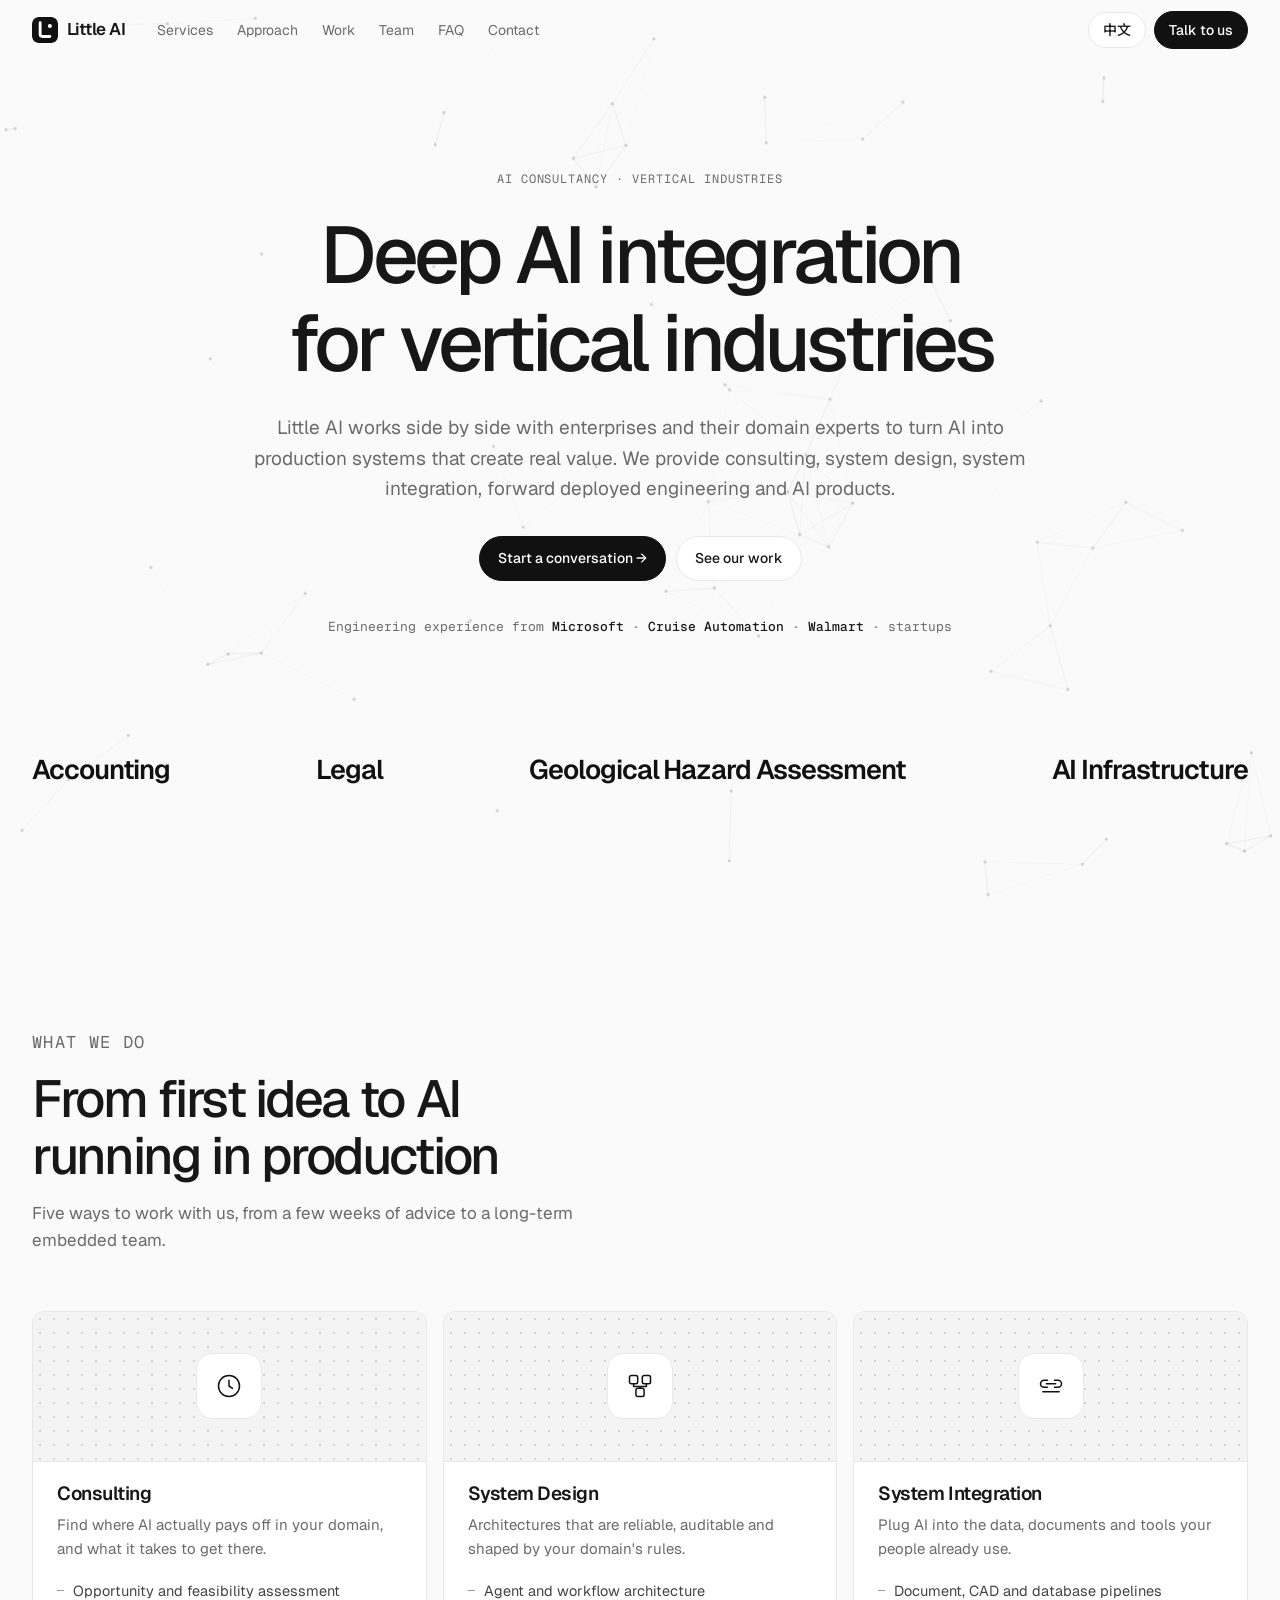
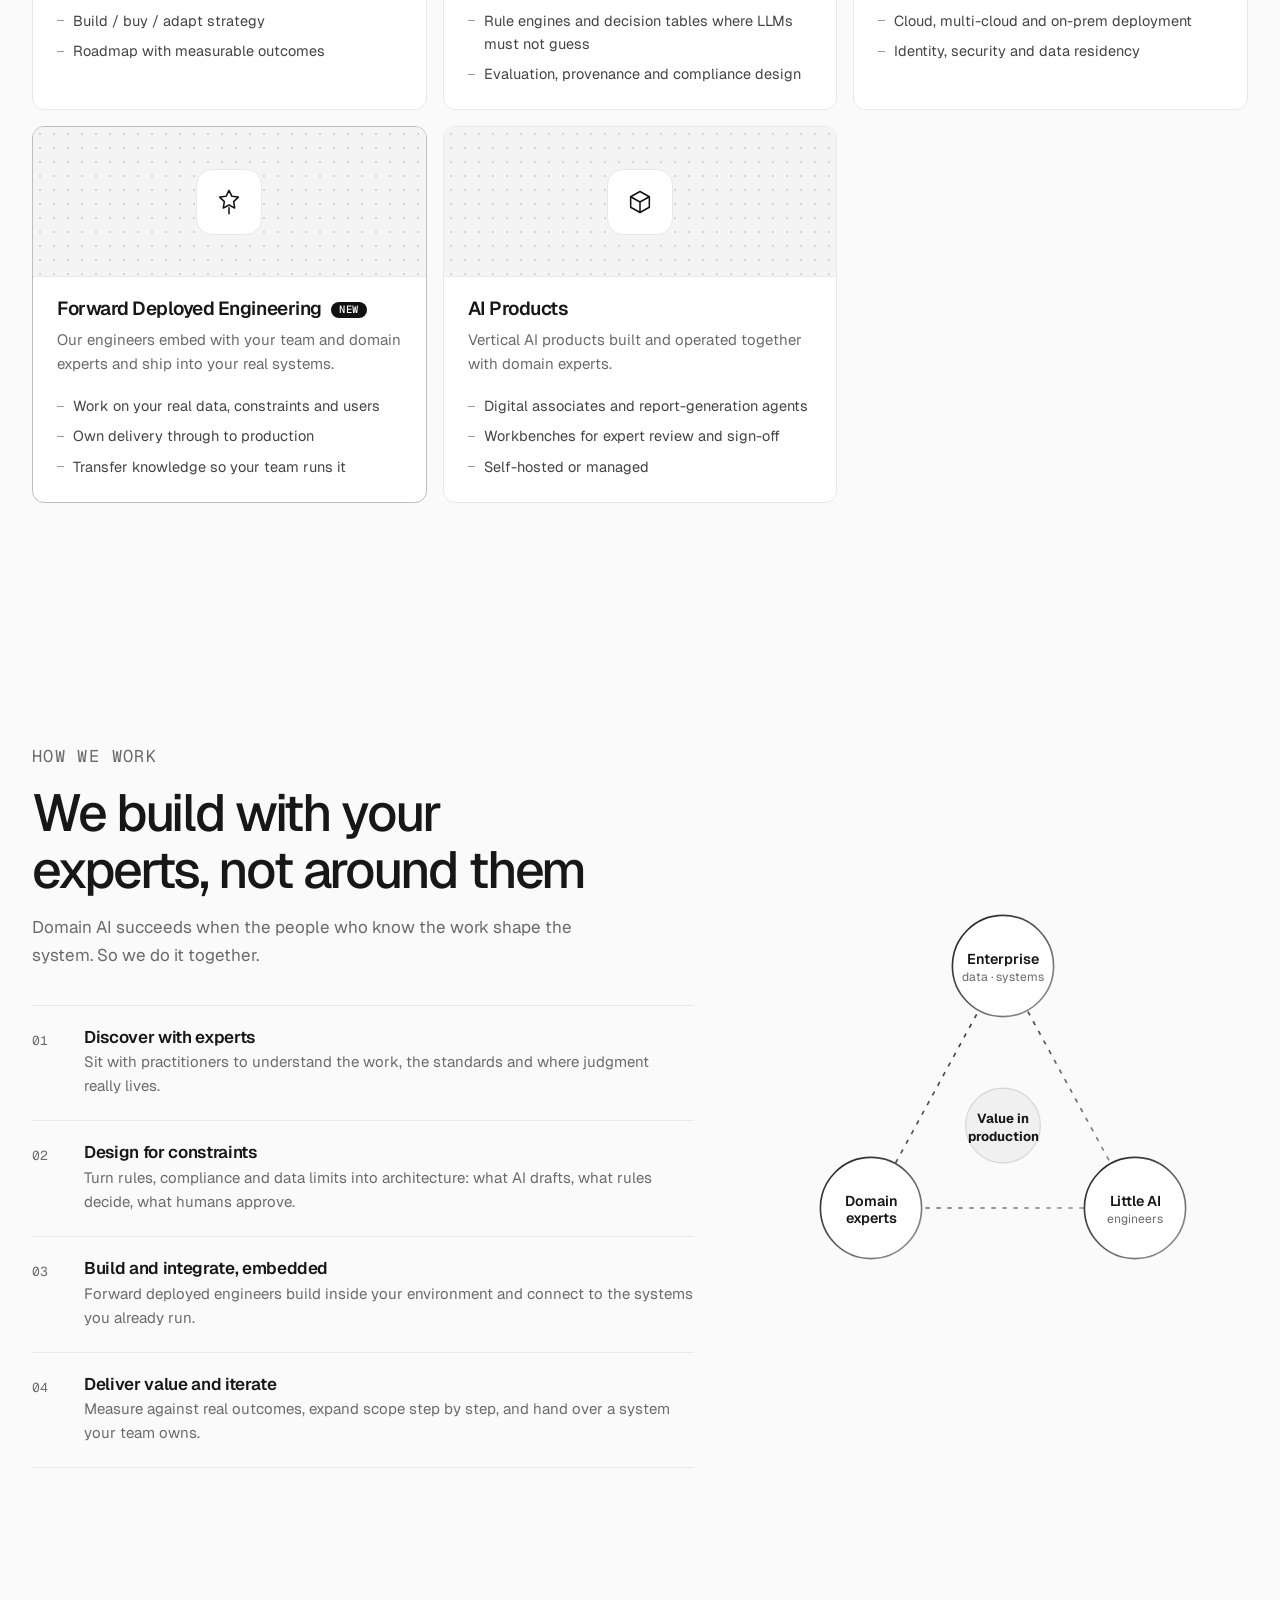
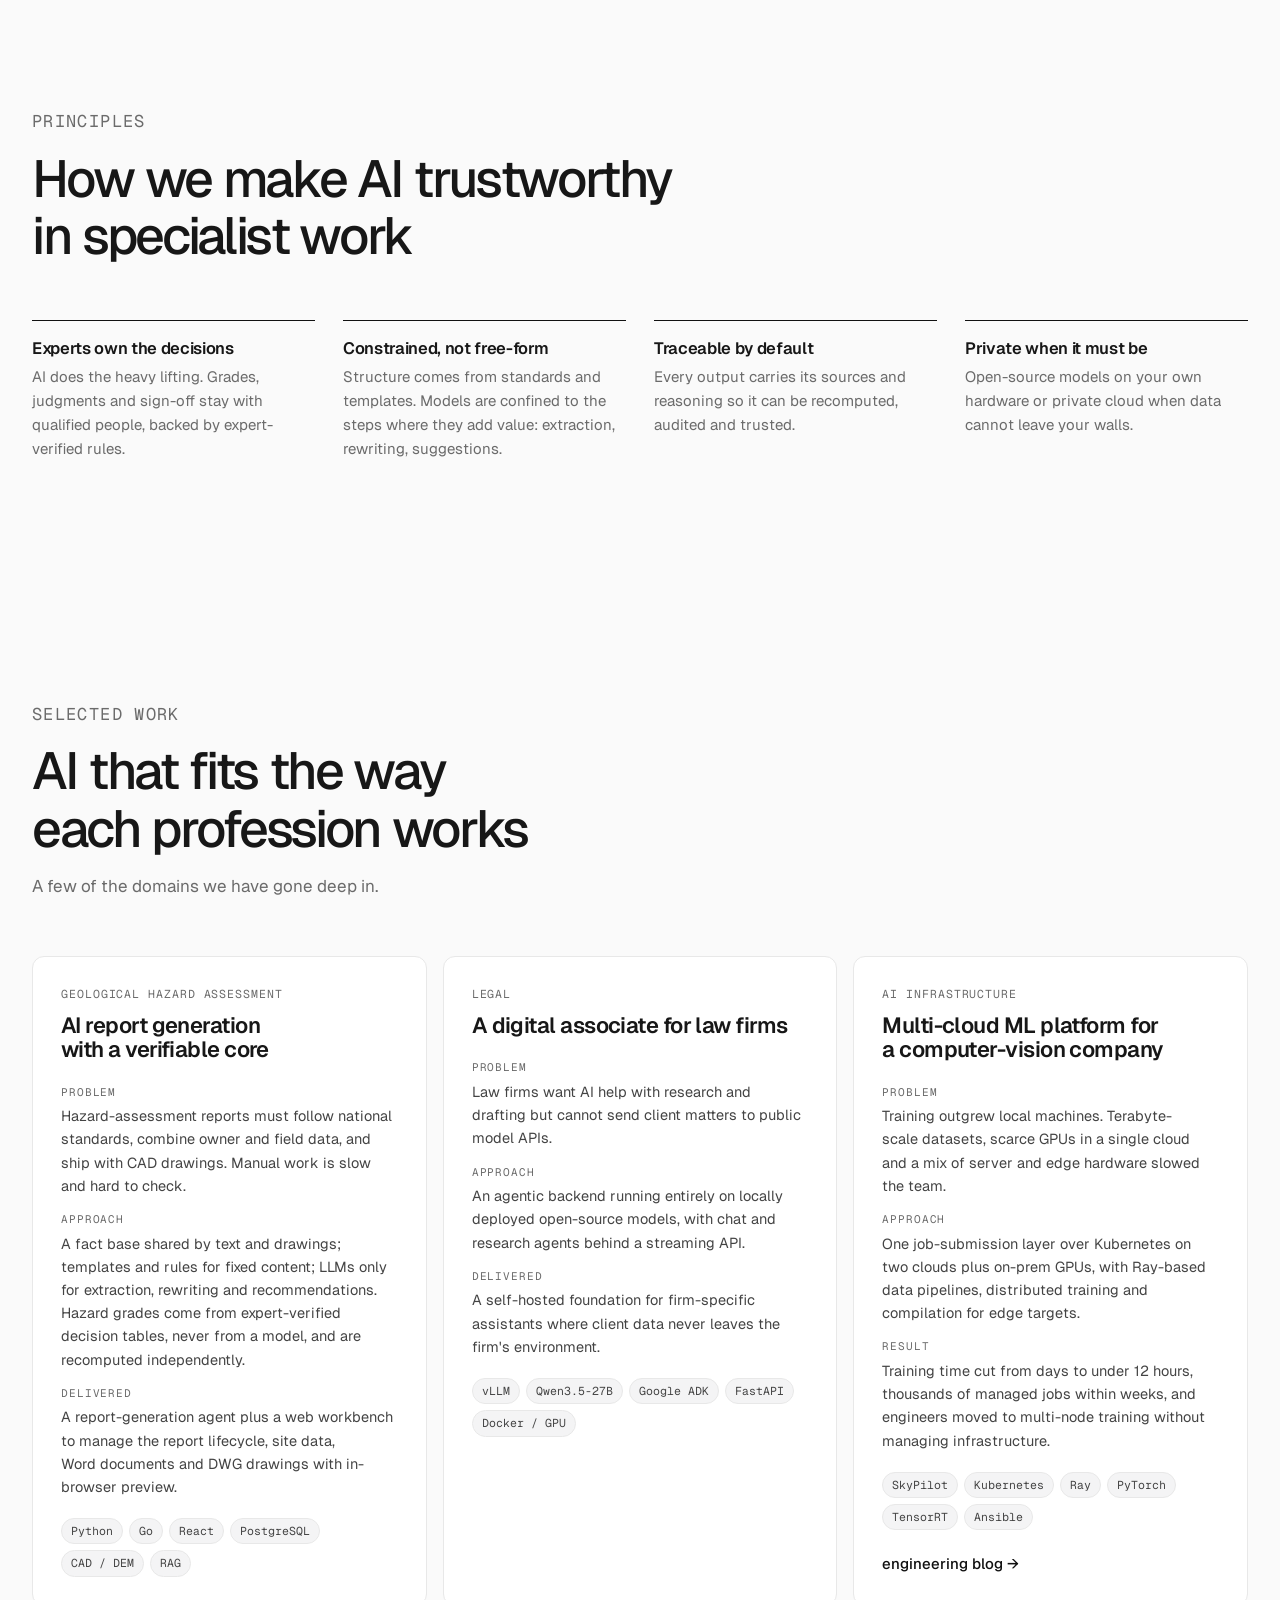
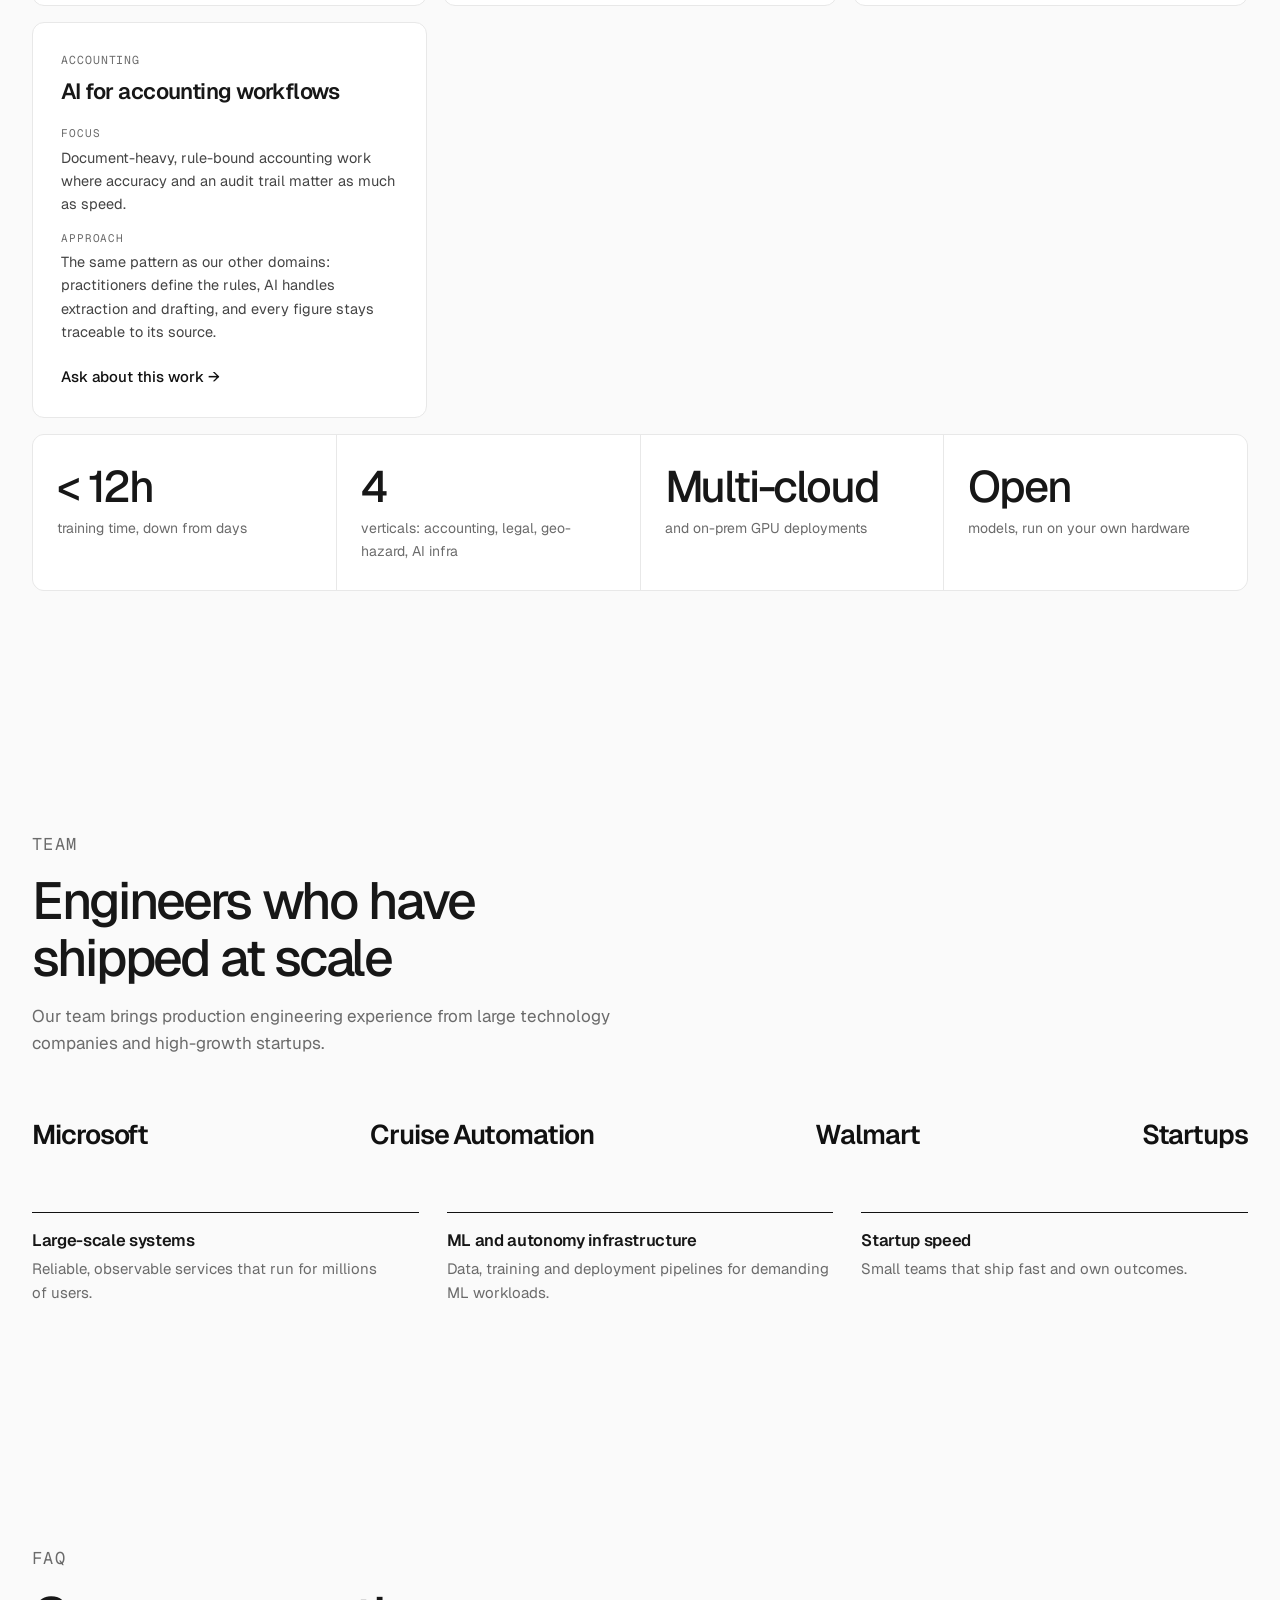
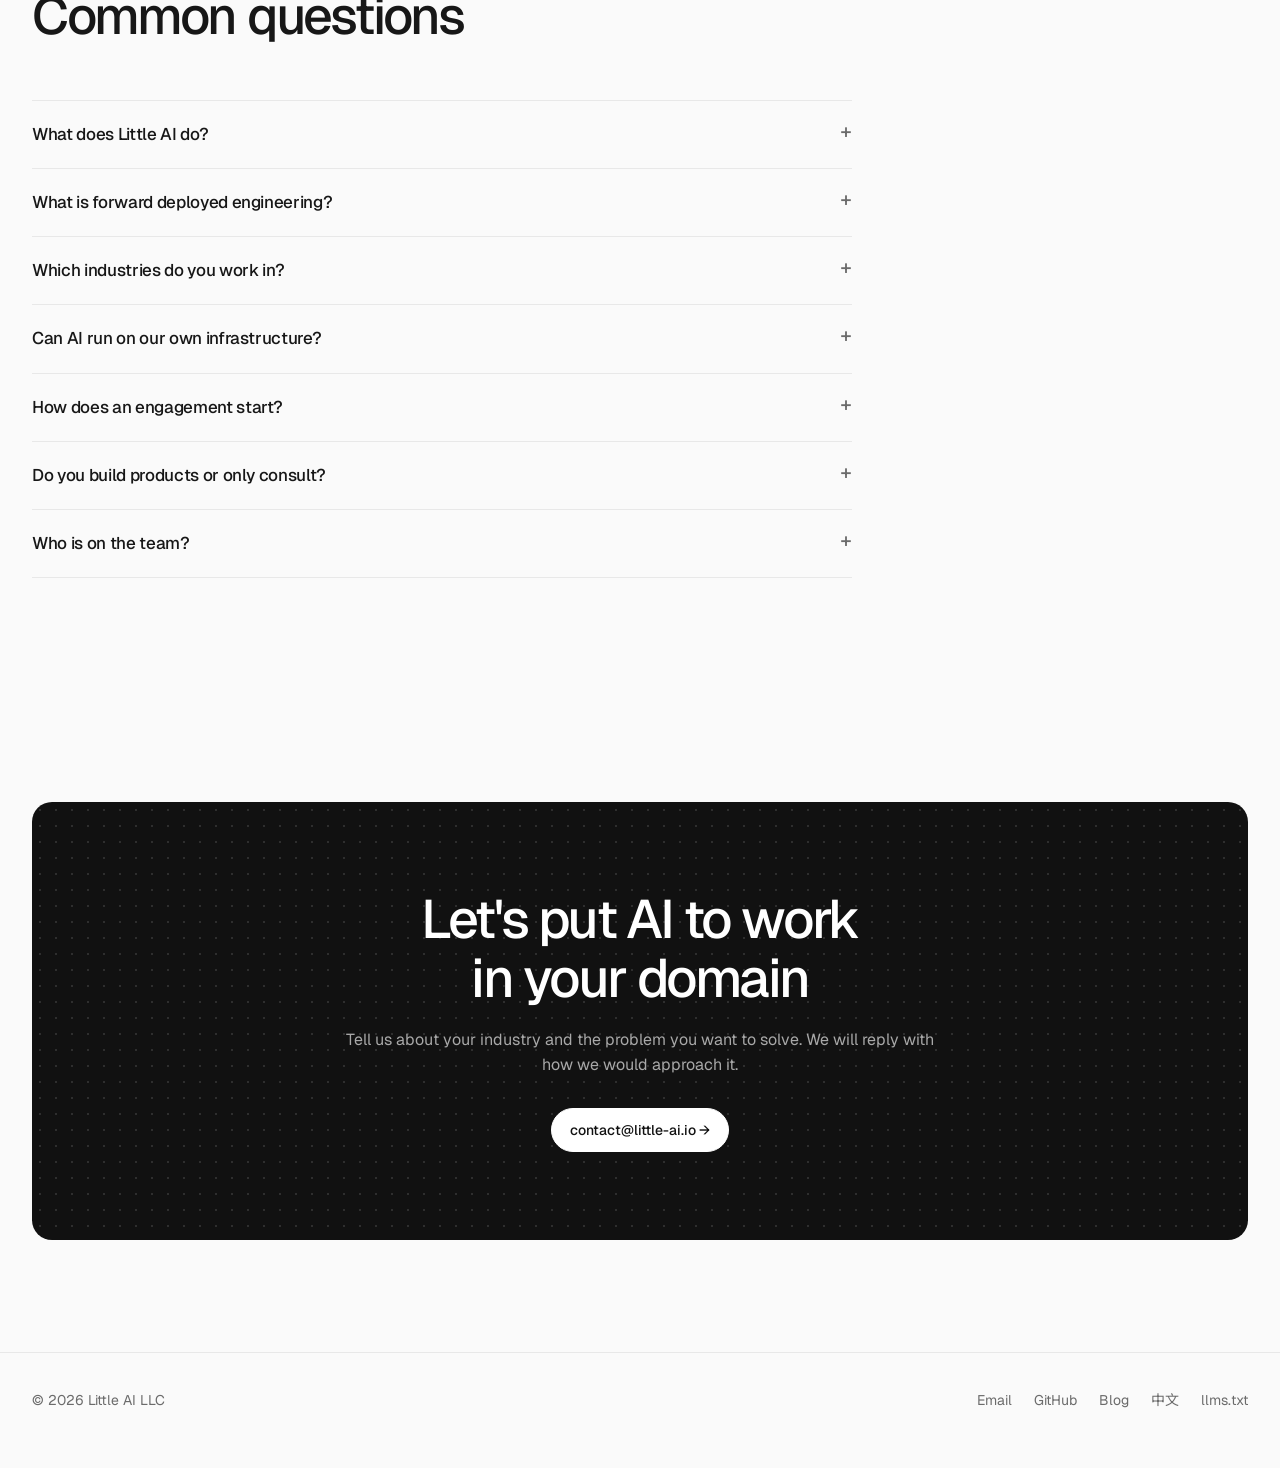
<file: index.html>
<!doctype html>
<html lang="en">
<head>
<meta charset="utf-8">
<meta name="viewport" content="width=device-width, initial-scale=1">
<title>Little AI — Deep AI Integration for Vertical Industries</title>
<meta name="description" content="Little AI co-builds production AI with enterprises and domain experts: consulting, system design, integration, forward deployed engineering and AI products.">
<link rel="canonical" href="https://little-ai.io/">
<link rel="alternate" hreflang="en" href="https://little-ai.io/">
<link rel="alternate" hreflang="zh-CN" href="https://little-ai.io/zh/">
<link rel="alternate" hreflang="x-default" href="https://little-ai.io/">
<link rel="alternate" type="text/markdown" href="index.md">
<meta name="theme-color" content="#fafafa">
<meta property="og:type" content="website">
<meta property="og:site_name" content="Little AI">
<meta property="og:title" content="Little AI — Deep AI Integration for Vertical Industries">
<meta property="og:description" content="We work alongside enterprises and domain experts to land AI in accounting, legal, geological hazard assessment and AI infrastructure.">
<meta property="og:url" content="https://little-ai.io/">
<meta property="og:image" content="https://little-ai.io/assets/og.png">
<meta property="og:locale" content="en_US">
<meta property="og:locale:alternate" content="zh_CN">
<meta name="twitter:card" content="summary_large_image">
<link rel="icon" type="image/svg+xml" href="assets/favicon.svg">
<link rel="preconnect" href="https://fonts.googleapis.com">
<link rel="preconnect" href="https://fonts.gstatic.com" crossorigin>
<link rel="stylesheet" href="https://fonts.googleapis.com/css2?family=Geist:wght@300;400;500;600;700&family=Geist+Mono:wght@400;500&family=Noto+Sans+SC:wght@400;500;700&display=swap">
<link rel="stylesheet" href="styles.css">
<script type="application/ld+json">
{
  "@context": "https://schema.org",
  "@graph": [
    {
      "@type": "ProfessionalService",
      "@id": "https://little-ai.io/#org",
      "name": "Little AI",
      "legalName": "Little AI LLC",
      "url": "https://little-ai.io/",
      "logo": "https://little-ai.io/assets/logo.svg",
      "email": "contact@little-ai.io",
      "description": "Little AI is an AI consultancy that works with enterprises and domain experts to integrate AI deeply into vertical industries. Services: consulting, system design, system integration, forward deployed engineering and AI products.",
      "sameAs": ["https://github.com/little-ai-io", "https://jilongliao.github.io/"],
      "knowsAbout": ["Applied AI", "Vertical AI agents", "Forward deployed engineering", "AI infrastructure", "Legal AI", "Accounting AI", "Geological hazard assessment reports"],
      "areaServed": "Worldwide",
      "hasOfferCatalog": {
        "@type": "OfferCatalog",
        "name": "Little AI services",
        "itemListElement": [
          {"@type": "Offer", "itemOffered": {"@type": "Service", "name": "AI Consulting", "description": "Find where AI creates value in your domain and plan a path to production."}},
          {"@type": "Offer", "itemOffered": {"@type": "Service", "name": "System Design", "description": "Architecture for reliable, auditable, domain-specific AI systems."}},
          {"@type": "Offer", "itemOffered": {"@type": "Service", "name": "System Integration", "description": "Connect AI to existing data, documents and workflows."}},
          {"@type": "Offer", "itemOffered": {"@type": "Service", "name": "Forward Deployed Engineering", "description": "Engineers embedded with your team and domain experts to ship AI into production."}},
          {"@type": "Offer", "itemOffered": {"@type": "Service", "name": "AI Products", "description": "Vertical AI products built and operated with domain experts."}}
        ]
      }
    },
    {
      "@type": "WebSite",
      "@id": "https://little-ai.io/#site",
      "url": "https://little-ai.io/",
      "name": "Little AI",
      "inLanguage": ["en", "zh-CN"],
      "publisher": {"@id": "https://little-ai.io/#org"}
    },
    {
      "@type": "WebPage",
      "@id": "https://little-ai.io/#page",
      "url": "https://little-ai.io/",
      "name": "Little AI — Deep AI Integration for Vertical Industries",
      "inLanguage": "en",
      "isPartOf": {"@id": "https://little-ai.io/#site"},
      "about": {"@id": "https://little-ai.io/#org"}
    },
    {
      "@type": "FAQPage",
      "mainEntity": [
        {"@type": "Question", "name": "What does Little AI do?", "acceptedAnswer": {"@type": "Answer", "text": "Little AI helps enterprises integrate AI deeply into vertical domains. We work together with the company and its domain experts, and provide consulting, system design, system integration, forward deployed engineering and AI products."}},
        {"@type": "Question", "name": "What is forward deployed engineering?", "acceptedAnswer": {"@type": "Answer", "text": "Our engineers embed with your team and domain experts, work against your real data and systems, own delivery through to production, and transfer knowledge so your team can run and extend the system."}},
        {"@type": "Question", "name": "Which industries do you work in?", "acceptedAnswer": {"@type": "Answer", "text": "Accounting, legal, geological hazard assessment and AI infrastructure so far. The approach applies to any domain with specialist knowledge, standards and documents."}},
        {"@type": "Question", "name": "Can AI run on our own infrastructure?", "acceptedAnswer": {"@type": "Answer", "text": "Yes. When data cannot leave your environment we deploy open-source models locally or in your private cloud, for example a law-firm assistant running on self-hosted models."}},
        {"@type": "Question", "name": "How does an engagement start?", "acceptedAnswer": {"@type": "Answer", "text": "Email us. We begin with a short discovery conversation with your team and domain experts, then agree on a focused first deliverable that proves value before scaling."}},
        {"@type": "Question", "name": "Do you build products or only consult?", "acceptedAnswer": {"@type": "Answer", "text": "Both. Consulting and engineering engagements are our core work, and we also build vertical AI products with domain experts."}},
        {"@type": "Question", "name": "Who is on the team?", "acceptedAnswer": {"@type": "Answer", "text": "Engineers with production experience from Microsoft, Cruise Automation, Walmart and several startups."}}
      ]
    }
  ]
}
</script>
</head>
<body>
<a class="skip" href="#main">Skip to content</a>

<header class="nav">
  <div class="wrap nav-inner">
    <a class="brand" href="./" aria-label="Little AI home"><img src="assets/logo.svg" alt="" width="28" height="28">Little AI</a>
    <nav class="nav-links" id="nav-links" aria-label="Primary">
      <a href="#services">Services</a>
      <a href="#approach">Approach</a>
      <a href="#work">Work</a>
      <a href="#team">Team</a>
      <a href="#faq">FAQ</a>
      <a href="#contact">Contact</a>
    </nav>
    <div class="nav-actions">
      <a class="lang" href="zh/" hreflang="zh-CN" lang="zh-CN">中文</a>
      <a class="btn btn-primary btn-sm nav-cta" href="mailto:contact@little-ai.io?subject=Little%20AI%20inquiry">Talk to us</a>
      <button class="menu-btn" type="button" aria-label="Menu" aria-expanded="false" aria-controls="nav-links">
        <svg width="20" height="20" viewBox="0 0 24 24" fill="none" stroke="currentColor" stroke-width="2" stroke-linecap="round"><path d="M4 7h16M4 12h16M4 17h16"/></svg>
      </button>
    </div>
  </div>
</header>

<main id="main">
  <section class="hero" aria-labelledby="h-hero">
    <canvas id="net" aria-hidden="true"></canvas>
    <div class="wrap">
      <p class="eyebrow">AI consultancy · Vertical industries</p>
      <h1 id="h-hero">Deep AI integration for <span class="grad-text">vertical industries</span></h1>
      <p class="lead">Little AI works side by side with enterprises and their domain experts to turn AI into production systems that create real value. We provide consulting, system design, system integration, forward deployed engineering and AI products.</p>
      <div class="hero-cta">
        <a class="btn btn-primary" href="mailto:contact@little-ai.io?subject=Little%20AI%20inquiry">Start a conversation →</a>
        <a class="btn btn-ghost" href="#work">See our work</a>
      </div>
      <p class="hero-exp">Engineering experience from <b>Microsoft</b> · <b>Cruise Automation</b> · <b>Walmart</b> · startups</p>
      <ul class="domains" aria-label="Domains we work in">
        <li class="chip">Accounting</li>
        <li class="chip">Legal</li>
        <li class="chip">Geological Hazard Assessment</li>
        <li class="chip">AI Infrastructure</li>
      </ul>
    </div>
  </section>

  <section id="services" aria-labelledby="h-services">
    <div class="wrap">
      <div class="sec-head reveal">
        <p class="eyebrow">What we do</p>
        <h2 id="h-services">From first idea to AI running in production</h2>
        <p>Five ways to work with us, from a few weeks of advice to a long-term embedded team.</p>
      </div>
      <div class="grid g-services">
        <article class="card reveal">
          <div class="icon"><svg viewBox="0 0 24 24" fill="none" stroke="currentColor" stroke-width="1.8" stroke-linecap="round" stroke-linejoin="round" aria-hidden="true"><circle cx="12" cy="12" r="9"/><path d="M12 7v5l3 2"/></svg></div>
          <h3>Consulting</h3>
          <p>Find where AI actually pays off in your domain, and what it takes to get there.</p>
          <ul><li>Opportunity and feasibility assessment</li><li>Build / buy / adapt strategy</li><li>Roadmap with measurable outcomes</li></ul>
        </article>
        <article class="card reveal">
          <div class="icon"><svg viewBox="0 0 24 24" fill="none" stroke="currentColor" stroke-width="1.8" stroke-linecap="round" stroke-linejoin="round" aria-hidden="true"><rect x="3" y="3" width="7" height="7" rx="1.5"/><rect x="14" y="3" width="7" height="7" rx="1.5"/><rect x="8.5" y="14" width="7" height="7" rx="1.5"/><path d="M6.5 10v2.5h11V10M12 12.5V14"/></svg></div>
          <h3>System Design</h3>
          <p>Architectures that are reliable, auditable and shaped by your domain's rules.</p>
          <ul><li>Agent and workflow architecture</li><li>Rule engines and decision tables where LLMs must not guess</li><li>Evaluation, provenance and compliance design</li></ul>
        </article>
        <article class="card reveal">
          <div class="icon"><svg viewBox="0 0 24 24" fill="none" stroke="currentColor" stroke-width="1.8" stroke-linecap="round" stroke-linejoin="round" aria-hidden="true"><path d="M9 7H6a3 3 0 0 0 0 6h3M15 7h3a3 3 0 0 1 0 6h-3M8 10h8"/><path d="M5 17h14"/></svg></div>
          <h3>System Integration</h3>
          <p>Plug AI into the data, documents and tools your people already use.</p>
          <ul><li>Document, CAD and database pipelines</li><li>Cloud, multi-cloud and on-prem deployment</li><li>Identity, security and data residency</li></ul>
        </article>
        <article class="card featured reveal">
          <div class="icon"><svg viewBox="0 0 24 24" fill="none" stroke="currentColor" stroke-width="1.8" stroke-linecap="round" stroke-linejoin="round" aria-hidden="true"><path d="M12 2l2.4 5 5.6.8-4 3.9.9 5.5-4.9-2.6-4.9 2.6.9-5.5-4-3.9 5.6-.8z"/><path d="M12 17v5"/></svg></div>
          <h3>Forward Deployed Engineering <span class="tag">New</span></h3>
          <p>Our engineers embed with your team and domain experts and ship into your real systems.</p>
          <ul><li>Work on your real data, constraints and users</li><li>Own delivery through to production</li><li>Transfer knowledge so your team runs it</li></ul>
        </article>
        <article class="card reveal">
          <div class="icon"><svg viewBox="0 0 24 24" fill="none" stroke="currentColor" stroke-width="1.8" stroke-linecap="round" stroke-linejoin="round" aria-hidden="true"><path d="M12 3l8 4.5v9L12 21l-8-4.5v-9z"/><path d="M12 12l8-4.5M12 12v9M12 12L4 7.5"/></svg></div>
          <h3>AI Products</h3>
          <p>Vertical AI products built and operated together with domain experts.</p>
          <ul><li>Digital associates and report-generation agents</li><li>Workbenches for expert review and sign-off</li><li>Self-hosted or managed</li></ul>
        </article>
      </div>
    </div>
  </section>

  <section id="approach" aria-labelledby="h-approach">
    <div class="wrap approach">
      <div>
        <div class="sec-head reveal" style="margin-bottom:36px">
          <p class="eyebrow">How we work</p>
          <h2 id="h-approach">We build with your experts, not around them</h2>
          <p>Domain AI succeeds when the people who know the work shape the system. So we do it together.</p>
        </div>
        <ol class="steps">
          <li class="reveal"><h3>Discover with experts</h3><p>Sit with practitioners to understand the work, the standards and where judgment really lives.</p></li>
          <li class="reveal"><h3>Design for constraints</h3><p>Turn rules, compliance and data limits into architecture: what AI drafts, what rules decide, what humans approve.</p></li>
          <li class="reveal"><h3>Build and integrate, embedded</h3><p>Forward deployed engineers build inside your environment and connect to the systems you already run.</p></li>
          <li class="reveal"><h3>Deliver value and iterate</h3><p>Measure against real outcomes, expand scope step by step, and hand over a system your team owns.</p></li>
        </ol>
      </div>
      <figure class="reveal" style="margin:0">
        <svg class="triad" viewBox="0 0 400 380" role="img" aria-labelledby="triad-t">
          <title id="triad-t">Little AI co-builds with the enterprise and its domain experts</title>
          <defs><linearGradient id="g" x1="0" y1="0" x2="1" y2="1"><stop offset="0" stop-color="#171717"/><stop offset="1" stop-color="#9a9a9a"/></linearGradient></defs>
          <path d="M200 70 L80 290 L320 290 Z" fill="none" stroke="url(#g)" stroke-width="1.5" stroke-dasharray="4 6"/>
          <g fill="#ffffff" stroke="url(#g)" stroke-width="1.5">
            <circle cx="200" cy="70" r="46"/><circle cx="80" cy="290" r="46"/><circle cx="320" cy="290" r="46"/>
          </g>
          <g fill="#171717" font-family="Geist, sans-serif" font-size="13" font-weight="600" text-anchor="middle">
            <text x="200" y="68">Enterprise</text><text x="200" y="84" font-weight="400" fill="#6b6b6b" font-size="11">data · systems</text>
            <text x="80" y="288">Domain</text><text x="80" y="304" >experts</text>
            <text x="320" y="288">Little AI</text><text x="320" y="304" font-weight="400" fill="#6b6b6b" font-size="11">engineers</text>
          </g>
          <circle cx="200" cy="215" r="34" fill="#f0f0f0" stroke="#d4d4d8"/>
          <text x="200" y="213" text-anchor="middle" fill="#171717" font-family="Geist, sans-serif" font-size="12" font-weight="700">Value in</text>
          <text x="200" y="229" text-anchor="middle" fill="#171717" font-family="Geist, sans-serif" font-size="12" font-weight="700">production</text>
        </svg>
      </figure>
    </div>
  </section>

  <section aria-labelledby="h-principles">
    <div class="wrap">
      <div class="sec-head reveal">
        <p class="eyebrow">Principles</p>
        <h2 id="h-principles">How we make AI trustworthy in specialist work</h2>
      </div>
      <div class="grid g-4">
        <div class="principle reveal"><h3>Experts own the decisions</h3><p>AI does the heavy lifting. Grades, judgments and sign-off stay with qualified people, backed by expert-verified rules.</p></div>
        <div class="principle reveal"><h3>Constrained, not free-form</h3><p>Structure comes from standards and templates. Models are confined to the steps where they add value: extraction, rewriting, suggestions.</p></div>
        <div class="principle reveal"><h3>Traceable by default</h3><p>Every output carries its sources and reasoning so it can be recomputed, audited and trusted.</p></div>
        <div class="principle reveal"><h3>Private when it must be</h3><p>Open-source models on your own hardware or private cloud when data cannot leave your walls.</p></div>
      </div>
    </div>
  </section>

  <section id="work" aria-labelledby="h-work">
    <div class="wrap">
      <div class="sec-head reveal">
        <p class="eyebrow">Selected work</p>
        <h2 id="h-work">AI that fits the way each profession works</h2>
        <p>A few of the domains we have gone deep in.</p>
      </div>
      <div class="grid g-cases">
        <article class="card case reveal">
          <p class="meta">Geological hazard assessment</p>
          <h3>AI report generation with a verifiable core</h3>
          <dl>
            <div><dt>Problem</dt><dd>Hazard-assessment reports must follow national standards, combine owner and field data, and ship with CAD drawings. Manual work is slow and hard to check.</dd></div>
            <div><dt>Approach</dt><dd>A fact base shared by text and drawings; templates and rules for fixed content; LLMs only for extraction, rewriting and recommendations. Hazard grades come from expert-verified decision tables, never from a model, and are recomputed independently.</dd></div>
            <div><dt>Delivered</dt><dd>A report-generation agent plus a web workbench to manage the report lifecycle, site data, Word documents and DWG drawings with in-browser preview.</dd></div>
          </dl>
          <div class="stack"><span>Python</span><span>Go</span><span>React</span><span>PostgreSQL</span><span>CAD / DEM</span><span>RAG</span></div>
        </article>
        <article class="card case reveal">
          <p class="meta">Legal</p>
          <h3>A digital associate for law firms</h3>
          <dl>
            <div><dt>Problem</dt><dd>Law firms want AI help with research and drafting but cannot send client matters to public model APIs.</dd></div>
            <div><dt>Approach</dt><dd>An agentic backend running entirely on locally deployed open-source models, with chat and research agents behind a streaming API.</dd></div>
            <div><dt>Delivered</dt><dd>A self-hosted foundation for firm-specific assistants where client data never leaves the firm's environment.</dd></div>
          </dl>
          <div class="stack"><span>vLLM</span><span>Qwen3.5-27B</span><span>Google ADK</span><span>FastAPI</span><span>Docker / GPU</span></div>
        </article>
        <article class="card case reveal">
          <p class="meta">AI infrastructure</p>
          <h3>Multi-cloud ML platform for a computer-vision company</h3>
          <dl>
            <div><dt>Problem</dt><dd>Training outgrew local machines. Terabyte-scale datasets, scarce GPUs in a single cloud and a mix of server and edge hardware slowed the team.</dd></div>
            <div><dt>Approach</dt><dd>One job-submission layer over Kubernetes on two clouds plus on-prem GPUs, with Ray-based data pipelines, distributed training and compilation for edge targets.</dd></div>
            <div><dt>Result</dt><dd>Training time cut from days to under 12 hours, thousands of managed jobs within weeks, and engineers moved to multi-node training without managing infrastructure.</dd></div>
          </dl>
          <div class="stack"><span>SkyPilot</span><span>Kubernetes</span><span>Ray</span><span>PyTorch</span><span>TensorRT</span><span>Ansible</span></div>
          <p class="links"><a href="https://jilongliao.github.io/" rel="noopener">engineering blog →</a></p>
        </article>
        <article class="card case reveal">
          <p class="meta">Accounting</p>
          <h3>AI for accounting workflows</h3>
          <dl>
            <div><dt>Focus</dt><dd>Document-heavy, rule-bound accounting work where accuracy and an audit trail matter as much as speed.</dd></div>
            <div><dt>Approach</dt><dd>The same pattern as our other domains: practitioners define the rules, AI handles extraction and drafting, and every figure stays traceable to its source.</dd></div>
          </dl>
          <p class="links"><a href="mailto:contact@little-ai.io?subject=Accounting%20AI">Ask about this work →</a></p>
        </article>
      </div>

      <div class="stats reveal" role="list">
        <div class="stat" role="listitem"><b class="grad-text">&lt; 12h</b><span>training time, down from days</span></div>
        <div class="stat" role="listitem"><b class="grad-text">4</b><span>verticals: accounting, legal, geo-hazard, AI infra</span></div>
        <div class="stat" role="listitem"><b class="grad-text">Multi-cloud</b><span>and on-prem GPU deployments</span></div>
        <div class="stat" role="listitem"><b class="grad-text">Open</b><span>models, run on your own hardware</span></div>
      </div>
    </div>
  </section>

  <section id="team" aria-labelledby="h-team">
    <div class="wrap">
      <div class="sec-head reveal">
        <p class="eyebrow">Team</p>
        <h2 id="h-team">Engineers who have shipped at scale</h2>
        <p>Our team brings production engineering experience from large technology companies and high-growth startups.</p>
      </div>
      <p class="logos reveal" aria-label="Past engineering experience"><span>Microsoft</span><span>Cruise Automation</span><span>Walmart</span><span>Startups</span></p>
      <div class="grid g-4">
        <div class="principle reveal"><h3>Large-scale systems</h3><p>Reliable, observable services that run for millions of users.</p></div>
        <div class="principle reveal"><h3>ML and autonomy infrastructure</h3><p>Data, training and deployment pipelines for demanding ML workloads.</p></div>
        <div class="principle reveal"><h3>Startup speed</h3><p>Small teams that ship fast and own outcomes.</p></div>
      </div>
    </div>
  </section>

  <section id="faq" aria-labelledby="h-faq">
    <div class="wrap">
      <div class="sec-head reveal">
        <p class="eyebrow">FAQ</p>
        <h2 id="h-faq">Common questions</h2>
      </div>
      <div class="faq reveal">
        <details><summary>What does Little AI do?</summary><p>Little AI helps enterprises integrate AI deeply into vertical domains. We work together with the company and its domain experts, and provide consulting, system design, system integration, forward deployed engineering and AI products.</p></details>
        <details><summary>What is forward deployed engineering?</summary><p>Our engineers embed with your team and domain experts, work against your real data and systems, own delivery through to production, and transfer knowledge so your team can run and extend the system.</p></details>
        <details><summary>Which industries do you work in?</summary><p>Accounting, legal, geological hazard assessment and AI infrastructure so far. The approach applies to any domain with specialist knowledge, standards and documents.</p></details>
        <details><summary>Can AI run on our own infrastructure?</summary><p>Yes. When data cannot leave your environment we deploy open-source models locally or in your private cloud, for example a law-firm assistant running on self-hosted models.</p></details>
        <details><summary>How does an engagement start?</summary><p>Email us. We begin with a short discovery conversation with your team and domain experts, then agree on a focused first deliverable that proves value before scaling.</p></details>
        <details><summary>Do you build products or only consult?</summary><p>Both. Consulting and engineering engagements are our core work, and we also build vertical AI products with domain experts.</p></details>
        <details><summary>Who is on the team?</summary><p>Engineers with production experience from Microsoft, Cruise Automation, Walmart and several startups.</p></details>
      </div>
    </div>
  </section>

  <section id="contact" aria-labelledby="h-contact">
    <div class="wrap">
      <div class="cta-panel reveal">
        <h2 id="h-contact">Let's put AI to work in your domain</h2>
        <p>Tell us about your industry and the problem you want to solve. We will reply with how we would approach it.</p>
        <a class="btn btn-primary" href="mailto:contact@little-ai.io?subject=Little%20AI%20inquiry">contact@little-ai.io →</a>
      </div>
    </div>
  </section>
</main>

<footer class="footer">
  <div class="wrap footer-inner">
    <p>© 2026 Little AI LLC</p>
    <nav class="footer-links" aria-label="Footer">
      <a href="mailto:contact@little-ai.io">Email</a>
      <a href="https://github.com/little-ai-io" rel="noopener">GitHub</a>
      <a href="https://jilongliao.github.io/" rel="noopener">Blog</a>
      <a href="zh/" hreflang="zh-CN" lang="zh-CN">中文</a>
      <a href="llms.txt">llms.txt</a>
    </nav>
  </div>
</footer>

<script src="main.js" defer></script>
</body>
</html>
</file>
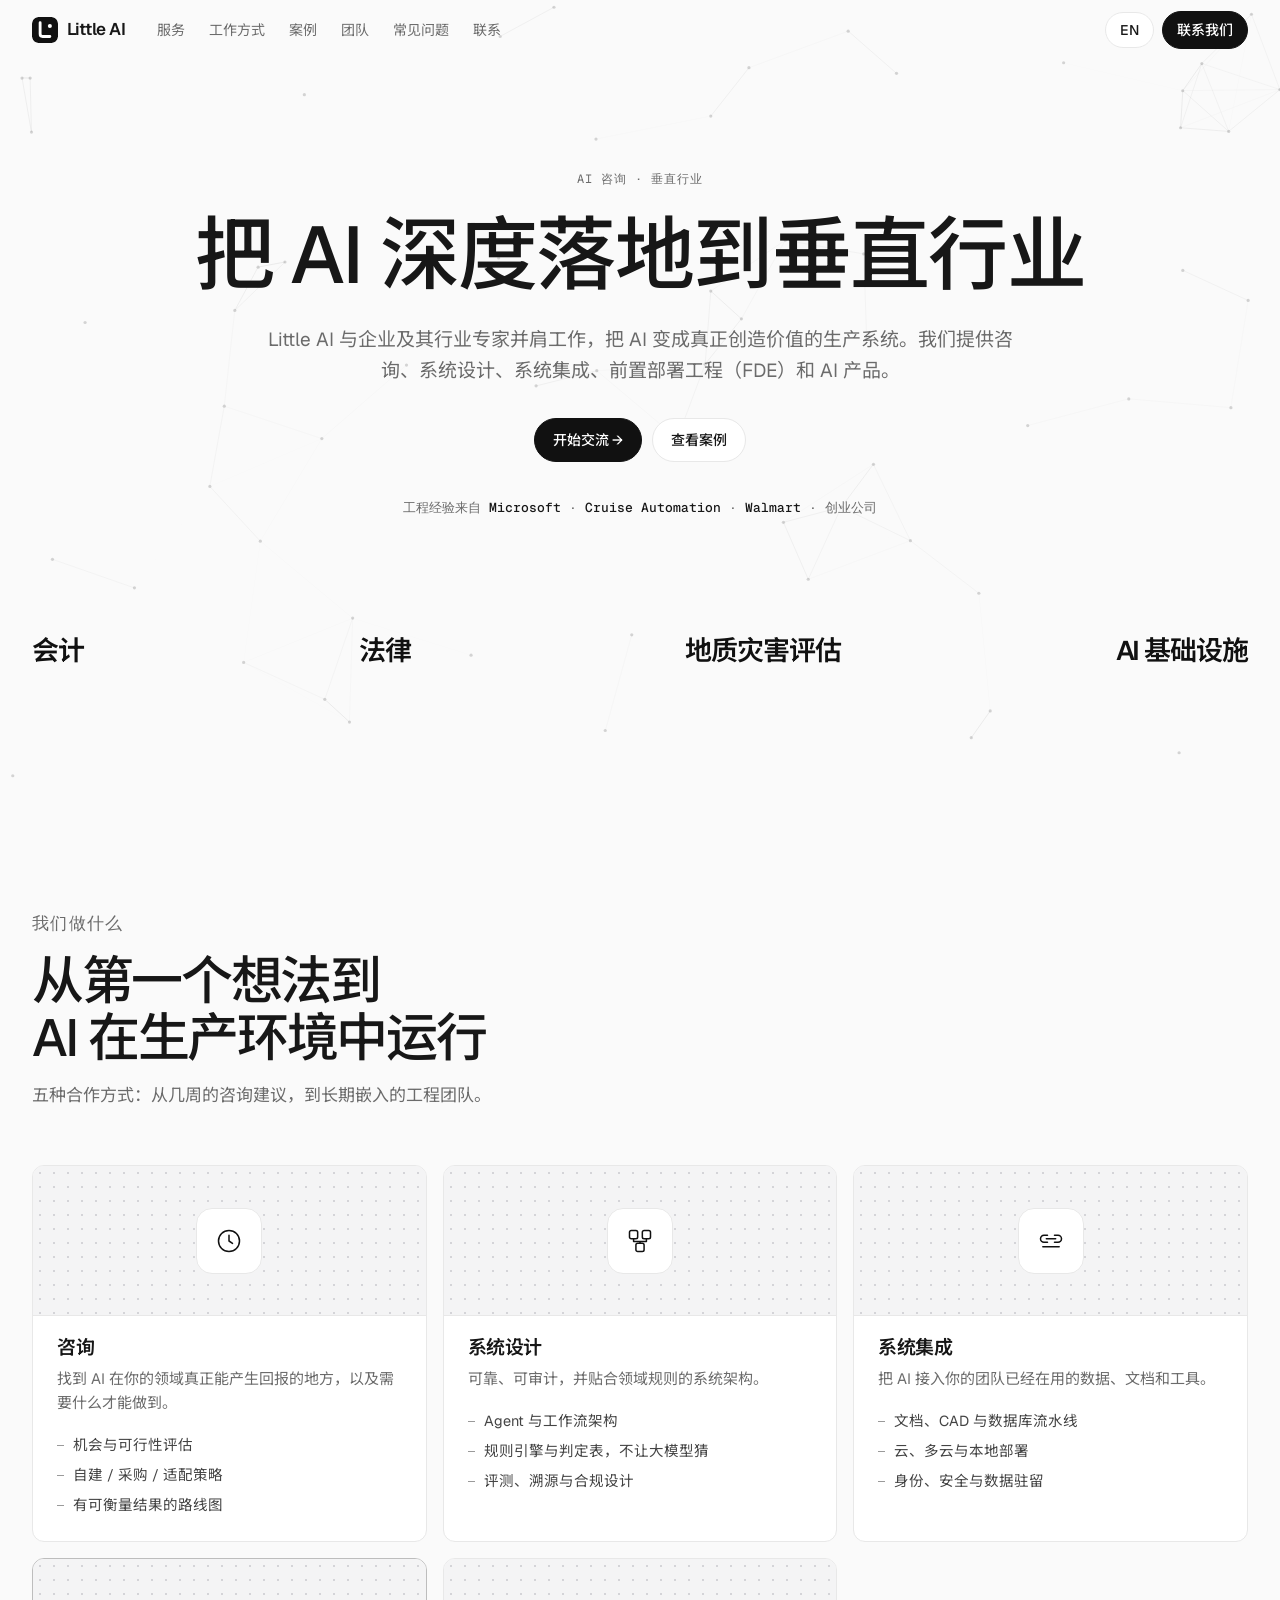
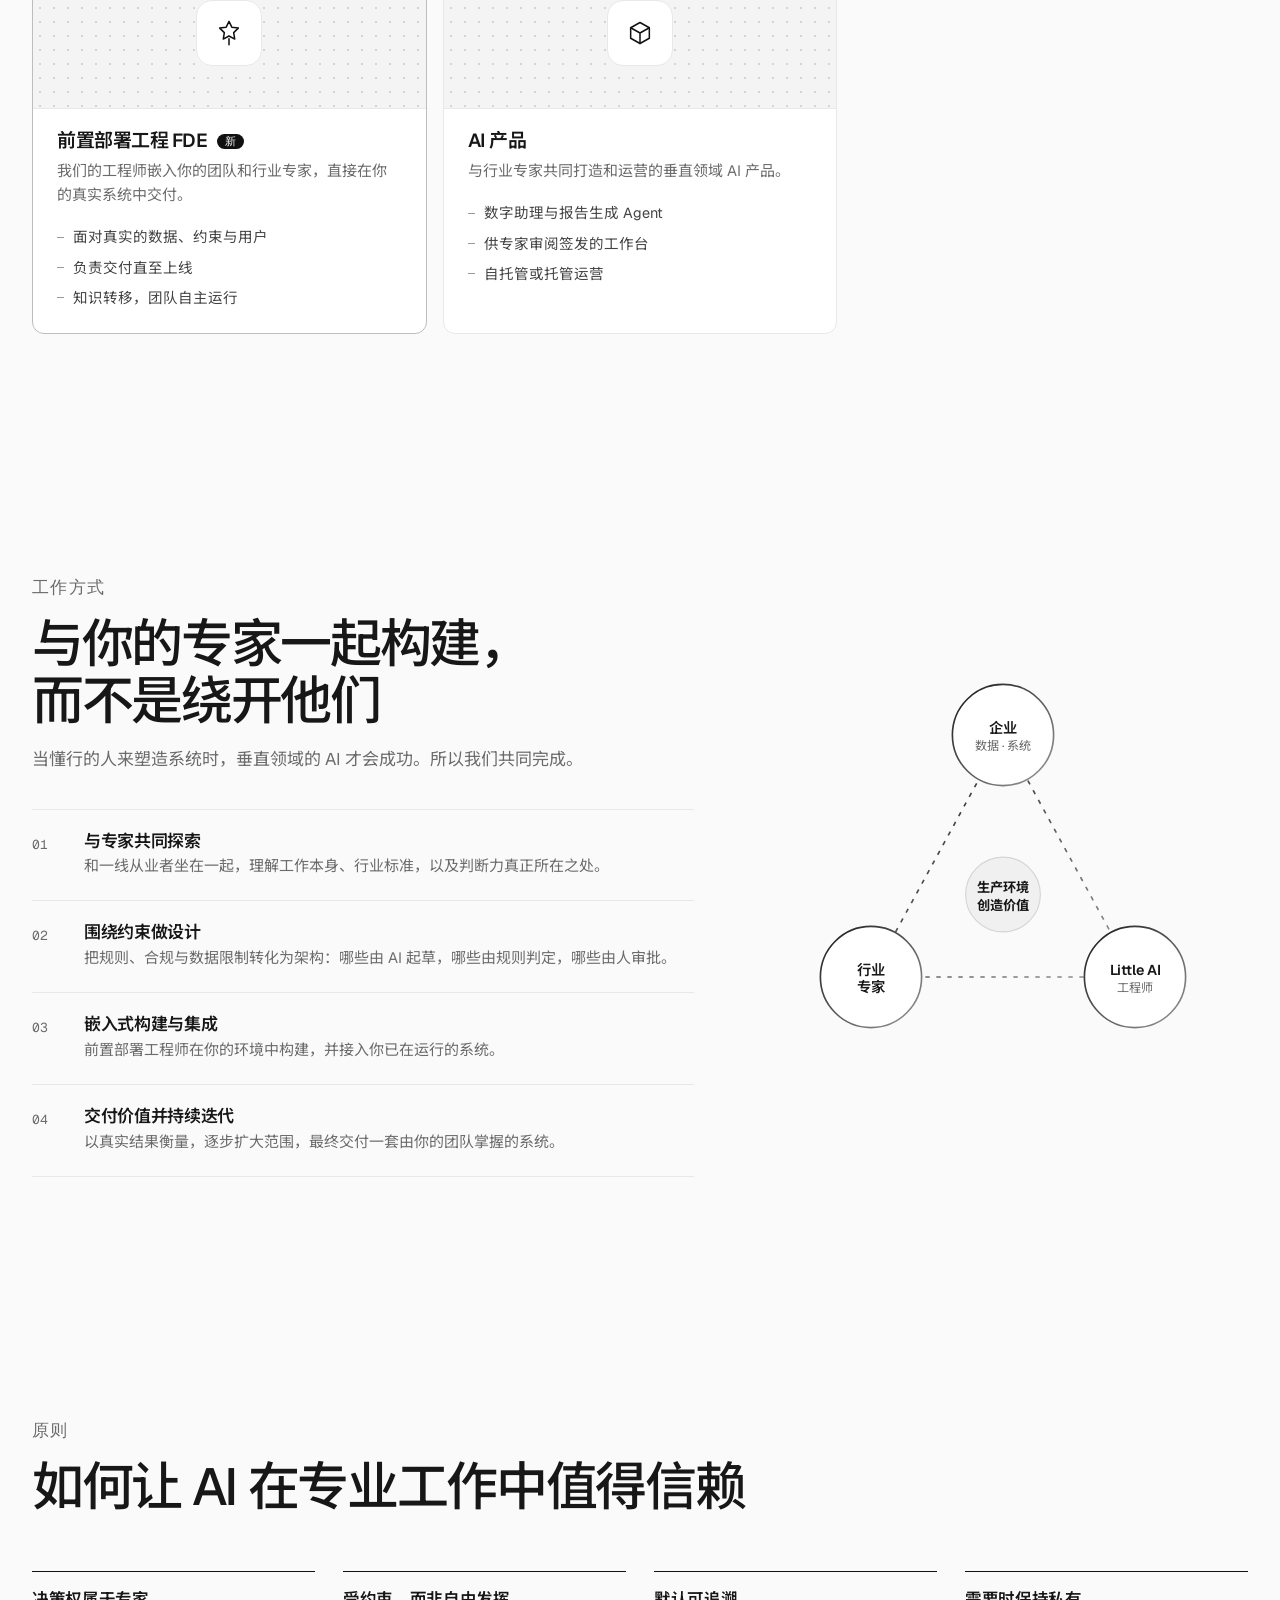
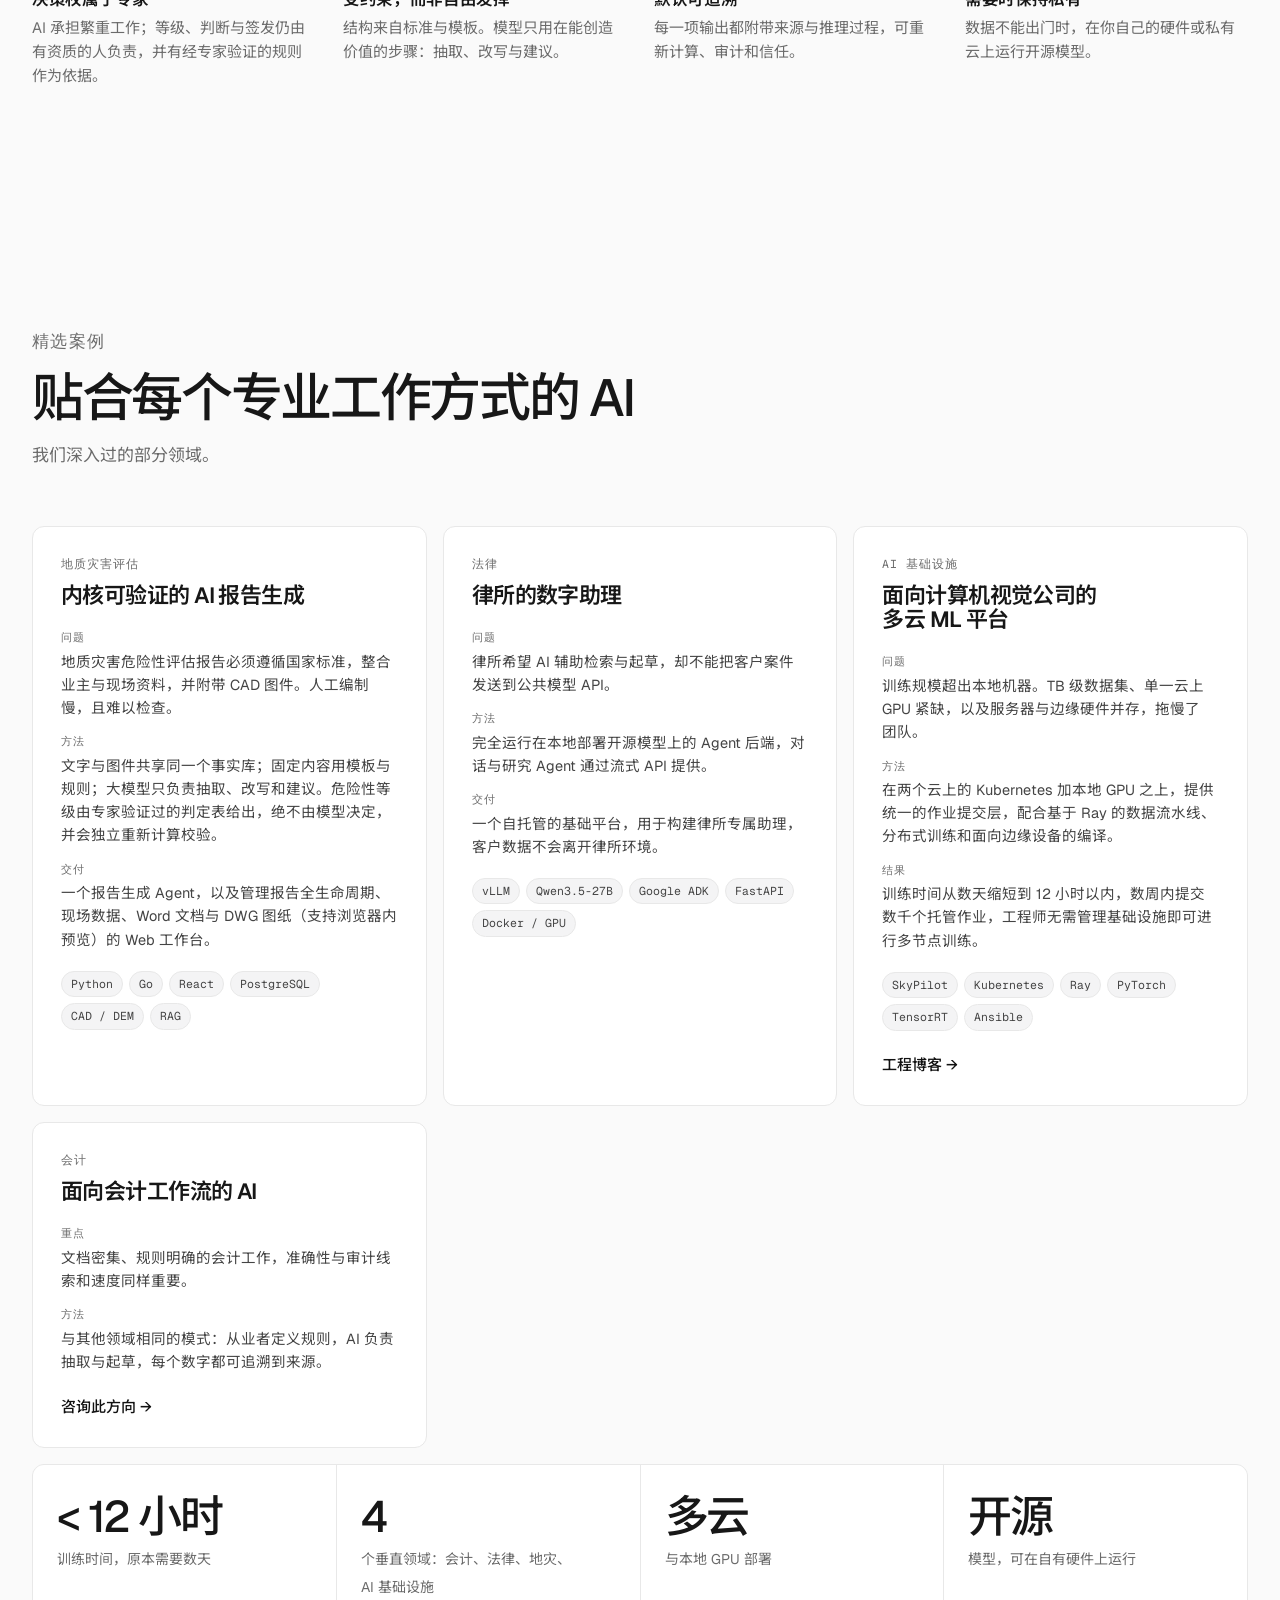
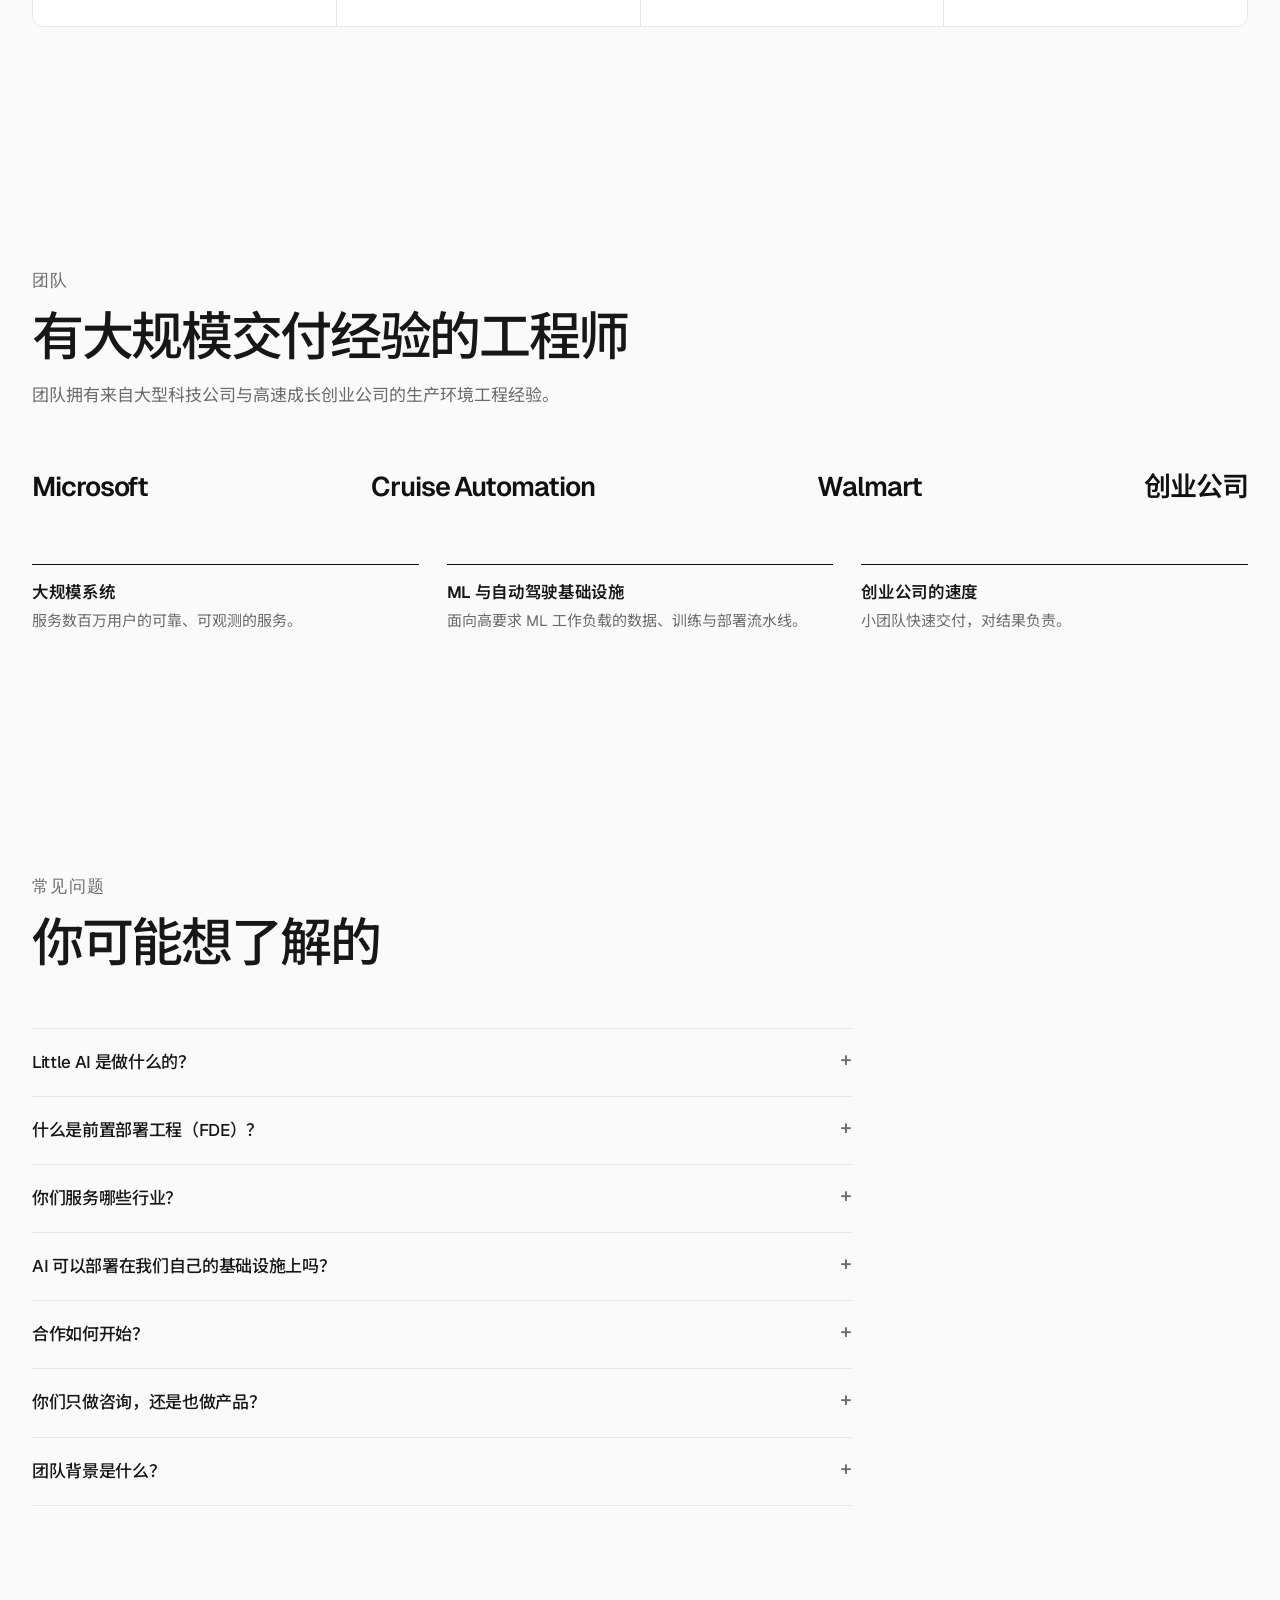
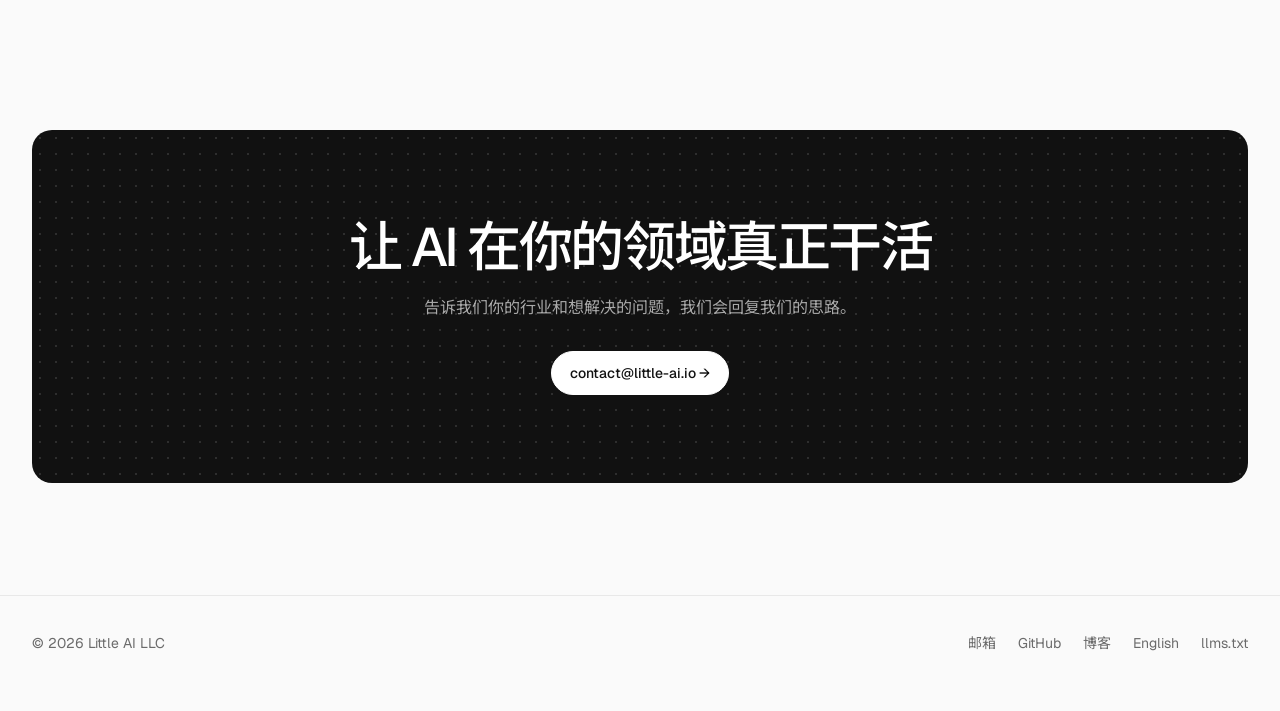
<file: zh/index.html>
<!doctype html>
<html lang="zh-CN">
<head>
<meta charset="utf-8">
<meta name="viewport" content="width=device-width, initial-scale=1">
<title>Little AI — 垂直行业的 AI 深度落地</title>
<meta name="description" content="Little AI 与企业及行业专家共创，把 AI 落地到垂直领域：咨询、系统设计、系统集成、前置部署工程（FDE）与 AI 产品。">
<link rel="canonical" href="https://little-ai.io/zh/">
<link rel="alternate" hreflang="en" href="https://little-ai.io/">
<link rel="alternate" hreflang="zh-CN" href="https://little-ai.io/zh/">
<link rel="alternate" hreflang="x-default" href="https://little-ai.io/">
<link rel="alternate" type="text/markdown" href="index.md">
<meta name="theme-color" content="#fafafa">
<meta property="og:type" content="website">
<meta property="og:site_name" content="Little AI">
<meta property="og:title" content="Little AI — 垂直行业的 AI 深度落地">
<meta property="og:description" content="我们与企业和行业专家并肩工作，把 AI 落地到会计、法律、地质灾害评估与 AI 基础设施等领域。">
<meta property="og:url" content="https://little-ai.io/zh/">
<meta property="og:image" content="https://little-ai.io/assets/og.png">
<meta property="og:locale" content="zh_CN">
<meta property="og:locale:alternate" content="en_US">
<meta name="twitter:card" content="summary_large_image">
<link rel="icon" type="image/svg+xml" href="../assets/favicon.svg">
<link rel="preconnect" href="https://fonts.googleapis.com">
<link rel="preconnect" href="https://fonts.gstatic.com" crossorigin>
<link rel="stylesheet" href="https://fonts.googleapis.com/css2?family=Geist:wght@300;400;500;600;700&family=Geist+Mono:wght@400;500&family=Noto+Sans+SC:wght@400;500;700&display=swap">
<link rel="stylesheet" href="../styles.css">
<script type="application/ld+json">
{
  "@context": "https://schema.org",
  "@graph": [
    {
      "@type": "ProfessionalService",
      "@id": "https://little-ai.io/#org",
      "name": "Little AI",
      "alternateName": "Little AI LLC",
      "url": "https://little-ai.io/zh/",
      "logo": "https://little-ai.io/assets/logo.svg",
      "email": "contact@little-ai.io",
      "description": "Little AI 是一家 AI 咨询公司，与企业和行业专家共同把 AI 深度落地到垂直行业。服务包括：咨询、系统设计、系统集成、前置部署工程（FDE）与 AI 产品。",
      "sameAs": ["https://github.com/little-ai-io", "https://jilongliao.github.io/"],
      "knowsAbout": ["应用 AI", "垂直领域 AI Agent", "前置部署工程", "AI 基础设施", "法律 AI", "会计 AI", "地质灾害危险性评估报告"],
      "areaServed": "Worldwide",
      "hasOfferCatalog": {
        "@type": "OfferCatalog",
        "name": "Little AI 服务",
        "itemListElement": [
          {"@type": "Offer", "itemOffered": {"@type": "Service", "name": "AI 咨询", "description": "找到 AI 在你所在领域真正创造价值的地方，并规划落地路径。"}},
          {"@type": "Offer", "itemOffered": {"@type": "Service", "name": "系统设计", "description": "可靠、可审计、贴合领域规则的 AI 系统架构。"}},
          {"@type": "Offer", "itemOffered": {"@type": "Service", "name": "系统集成", "description": "把 AI 接入现有的数据、文档与工作流。"}},
          {"@type": "Offer", "itemOffered": {"@type": "Service", "name": "前置部署工程（FDE）", "description": "工程师嵌入你的团队与行业专家，把 AI 交付到生产环境。"}},
          {"@type": "Offer", "itemOffered": {"@type": "Service", "name": "AI 产品", "description": "与行业专家共同打造和运营的垂直领域 AI 产品。"}}
        ]
      }
    },
    {
      "@type": "WebSite",
      "@id": "https://little-ai.io/#site",
      "url": "https://little-ai.io/",
      "name": "Little AI",
      "inLanguage": ["en", "zh-CN"],
      "publisher": {"@id": "https://little-ai.io/#org"}
    },
    {
      "@type": "WebPage",
      "@id": "https://little-ai.io/zh/#page",
      "url": "https://little-ai.io/zh/",
      "name": "Little AI — 垂直行业的 AI 深度落地",
      "inLanguage": "zh-CN",
      "isPartOf": {"@id": "https://little-ai.io/#site"},
      "about": {"@id": "https://little-ai.io/#org"}
    },
    {
      "@type": "FAQPage",
      "mainEntity": [
        {"@type": "Question", "name": "Little AI 是做什么的？", "acceptedAnswer": {"@type": "Answer", "text": "Little AI 帮助企业把 AI 深度整合进垂直领域。我们与企业及其行业专家共同工作，提供咨询、系统设计、系统集成、前置部署工程和 AI 产品。"}},
        {"@type": "Question", "name": "什么是前置部署工程（FDE）？", "acceptedAnswer": {"@type": "Answer", "text": "我们的工程师嵌入你的团队与行业专家，直接面对真实的数据和系统，负责交付直至上线，并把知识转移给你的团队，使其能够自行运行和扩展系统。"}},
        {"@type": "Question", "name": "你们服务哪些行业？", "acceptedAnswer": {"@type": "Answer", "text": "目前涉及会计、法律、地质灾害评估和 AI 基础设施。这套方法适用于任何有专业知识、标准规范和大量文档的领域。"}},
        {"@type": "Question", "name": "AI 可以部署在我们自己的基础设施上吗？", "acceptedAnswer": {"@type": "Answer", "text": "可以。当数据不能离开你的环境时，我们会在本地或私有云部署开源模型，例如运行在自托管模型上的律所助手。"}},
        {"@type": "Question", "name": "合作如何开始？", "acceptedAnswer": {"@type": "Answer", "text": "给我们发邮件。我们先与你的团队和行业专家做一次简短的需求沟通，再约定一个聚焦的首个交付物，先证明价值再扩大规模。"}},
        {"@type": "Question", "name": "你们只做咨询，还是也做产品？", "acceptedAnswer": {"@type": "Answer", "text": "两者都做。咨询与工程交付是我们的核心工作，同时我们也与行业专家一起打造垂直领域的 AI 产品。"}},
        {"@type": "Question", "name": "团队背景是什么？", "acceptedAnswer": {"@type": "Answer", "text": "团队成员拥有来自 Microsoft、Cruise Automation、Walmart 以及多家创业公司的生产环境工程经验。"}}
      ]
    }
  ]
}
</script>
</head>
<body>
<a class="skip" href="#main">跳到正文</a>

<header class="nav">
  <div class="wrap nav-inner">
    <a class="brand" href="./" aria-label="Little AI 首页"><img src="../assets/logo.svg" alt="" width="28" height="28">Little AI</a>
    <nav class="nav-links" id="nav-links" aria-label="主导航">
      <a href="#services">服务</a>
      <a href="#approach">工作方式</a>
      <a href="#work">案例</a>
      <a href="#team">团队</a>
      <a href="#faq">常见问题</a>
      <a href="#contact">联系</a>
    </nav>
    <div class="nav-actions">
      <a class="lang" href="../" hreflang="en" lang="en">EN</a>
      <a class="btn btn-primary btn-sm nav-cta" href="mailto:contact@little-ai.io?subject=Little%20AI%20%E5%92%A8%E8%AF%A2">联系我们</a>
      <button class="menu-btn" type="button" aria-label="菜单" aria-expanded="false" aria-controls="nav-links">
        <svg width="20" height="20" viewBox="0 0 24 24" fill="none" stroke="currentColor" stroke-width="2" stroke-linecap="round"><path d="M4 7h16M4 12h16M4 17h16"/></svg>
      </button>
    </div>
  </div>
</header>

<main id="main">
  <section class="hero" aria-labelledby="h-hero">
    <canvas id="net" aria-hidden="true"></canvas>
    <div class="wrap">
      <p class="eyebrow">AI 咨询 · 垂直行业</p>
      <h1 id="h-hero">把 AI 深度落地到<wbr><span class="grad-text">垂直行业</span></h1>
      <p class="lead">Little AI 与企业及其行业专家并肩工作，把 AI 变成真正创造价值的生产系统。我们提供咨询、系统设计、系统集成、前置部署工程（FDE）和 AI 产品。</p>
      <div class="hero-cta">
        <a class="btn btn-primary" href="mailto:contact@little-ai.io?subject=Little%20AI%20%E5%92%A8%E8%AF%A2">开始交流 →</a>
        <a class="btn btn-ghost" href="#work">查看案例</a>
      </div>
      <p class="hero-exp">工程经验来自 <b>Microsoft</b> · <b>Cruise Automation</b> · <b>Walmart</b> · 创业公司</p>
      <ul class="domains" aria-label="涉及领域">
        <li class="chip">会计</li>
        <li class="chip">法律</li>
        <li class="chip">地质灾害评估</li>
        <li class="chip">AI 基础设施</li>
      </ul>
    </div>
  </section>

  <section id="services" aria-labelledby="h-services">
    <div class="wrap">
      <div class="sec-head reveal">
        <p class="eyebrow">我们做什么</p>
        <h2 id="h-services">从第一个想法<wbr>到 AI <wbr>在生产环境中运行</h2>
        <p>五种合作方式：从几周的咨询建议，到长期嵌入的工程团队。</p>
      </div>
      <div class="grid g-services">
        <article class="card reveal">
          <div class="icon"><svg viewBox="0 0 24 24" fill="none" stroke="currentColor" stroke-width="1.8" stroke-linecap="round" stroke-linejoin="round" aria-hidden="true"><circle cx="12" cy="12" r="9"/><path d="M12 7v5l3 2"/></svg></div>
          <h3>咨询</h3>
          <p>找到 AI 在你的领域真正能产生回报的地方，以及需要什么才能做到。</p>
          <ul><li>机会与可行性评估</li><li>自建 / 采购 / 适配策略</li><li>有可衡量结果的路线图</li></ul>
        </article>
        <article class="card reveal">
          <div class="icon"><svg viewBox="0 0 24 24" fill="none" stroke="currentColor" stroke-width="1.8" stroke-linecap="round" stroke-linejoin="round" aria-hidden="true"><rect x="3" y="3" width="7" height="7" rx="1.5"/><rect x="14" y="3" width="7" height="7" rx="1.5"/><rect x="8.5" y="14" width="7" height="7" rx="1.5"/><path d="M6.5 10v2.5h11V10M12 12.5V14"/></svg></div>
          <h3>系统设计</h3>
          <p>可靠、可审计，并贴合领域规则的系统架构。</p>
          <ul><li>Agent 与工作流架构</li><li>规则引擎与判定表，不让大模型猜</li><li>评测、溯源与合规设计</li></ul>
        </article>
        <article class="card reveal">
          <div class="icon"><svg viewBox="0 0 24 24" fill="none" stroke="currentColor" stroke-width="1.8" stroke-linecap="round" stroke-linejoin="round" aria-hidden="true"><path d="M9 7H6a3 3 0 0 0 0 6h3M15 7h3a3 3 0 0 1 0 6h-3M8 10h8"/><path d="M5 17h14"/></svg></div>
          <h3>系统集成</h3>
          <p>把 AI 接入你的团队已经在用的数据、文档和工具。</p>
          <ul><li>文档、CAD 与数据库流水线</li><li>云、多云与本地部署</li><li>身份、安全与数据驻留</li></ul>
        </article>
        <article class="card featured reveal">
          <div class="icon"><svg viewBox="0 0 24 24" fill="none" stroke="currentColor" stroke-width="1.8" stroke-linecap="round" stroke-linejoin="round" aria-hidden="true"><path d="M12 2l2.4 5 5.6.8-4 3.9.9 5.5-4.9-2.6-4.9 2.6.9-5.5-4-3.9 5.6-.8z"/><path d="M12 17v5"/></svg></div>
          <h3>前置部署工程 FDE <span class="tag">新</span></h3>
          <p>我们的工程师嵌入你的团队和行业专家，直接在你的真实系统中交付。</p>
          <ul><li>面对真实的数据、约束与用户</li><li>负责交付直至上线</li><li>知识转移，团队自主运行</li></ul>
        </article>
        <article class="card reveal">
          <div class="icon"><svg viewBox="0 0 24 24" fill="none" stroke="currentColor" stroke-width="1.8" stroke-linecap="round" stroke-linejoin="round" aria-hidden="true"><path d="M12 3l8 4.5v9L12 21l-8-4.5v-9z"/><path d="M12 12l8-4.5M12 12v9M12 12L4 7.5"/></svg></div>
          <h3>AI 产品</h3>
          <p>与行业专家共同打造和运营的垂直领域 AI 产品。</p>
          <ul><li>数字助理与报告生成 Agent</li><li>供专家审阅签发的工作台</li><li>自托管或托管运营</li></ul>
        </article>
      </div>
    </div>
  </section>

  <section id="approach" aria-labelledby="h-approach">
    <div class="wrap approach">
      <div>
        <div class="sec-head reveal" style="margin-bottom:36px">
          <p class="eyebrow">工作方式</p>
          <h2 id="h-approach">与你的专家一起构建，<wbr>而不是绕开他们</h2>
          <p>当懂行的人来塑造系统时，垂直领域的 AI 才会成功。所以我们共同完成。</p>
        </div>
        <ol class="steps">
          <li class="reveal"><h3>与专家<wbr>共同探索</h3><p>和一线从业者坐在一起，理解工作本身、行业标准，以及判断力真正所在之处。</p></li>
          <li class="reveal"><h3>围绕约束<wbr>做设计</h3><p>把规则、合规与数据限制转化为架构：哪些由 AI 起草，哪些由规则判定，哪些由人审批。</p></li>
          <li class="reveal"><h3>嵌入式构建<wbr>与集成</h3><p>前置部署工程师在你的环境中构建，并接入你已在运行的系统。</p></li>
          <li class="reveal"><h3>交付价值<wbr>并持续迭代</h3><p>以真实结果衡量，逐步扩大范围，最终交付一套由你的团队掌握的系统。</p></li>
        </ol>
      </div>
      <figure class="reveal" style="margin:0">
        <svg class="triad" viewBox="0 0 400 380" role="img" aria-labelledby="triad-t">
          <title id="triad-t">Little AI 与企业及行业专家共同构建</title>
          <defs><linearGradient id="g" x1="0" y1="0" x2="1" y2="1"><stop offset="0" stop-color="#171717"/><stop offset="1" stop-color="#9a9a9a"/></linearGradient></defs>
          <path d="M200 70 L80 290 L320 290 Z" fill="none" stroke="url(#g)" stroke-width="1.5" stroke-dasharray="4 6"/>
          <g fill="#ffffff" stroke="url(#g)" stroke-width="1.5">
            <circle cx="200" cy="70" r="46"/><circle cx="80" cy="290" r="46"/><circle cx="320" cy="290" r="46"/>
          </g>
          <g fill="#171717" font-family="Geist, 'Noto Sans SC', sans-serif" font-size="13" font-weight="600" text-anchor="middle">
            <text x="200" y="68">企业</text><text x="200" y="84" font-weight="400" fill="#6b6b6b" font-size="11">数据 · 系统</text>
            <text x="80" y="288">行业</text><text x="80" y="304">专家</text>
            <text x="320" y="288">Little AI</text><text x="320" y="304" font-weight="400" fill="#6b6b6b" font-size="11">工程师</text>
          </g>
          <circle cx="200" cy="215" r="34" fill="#f0f0f0" stroke="#d4d4d8"/>
          <text x="200" y="213" text-anchor="middle" fill="#171717" font-family="Geist, 'Noto Sans SC', sans-serif" font-size="12" font-weight="700">生产环境</text>
          <text x="200" y="229" text-anchor="middle" fill="#171717" font-family="Geist, 'Noto Sans SC', sans-serif" font-size="12" font-weight="700">创造价值</text>
        </svg>
      </figure>
    </div>
  </section>

  <section aria-labelledby="h-principles">
    <div class="wrap">
      <div class="sec-head reveal">
        <p class="eyebrow">原则</p>
        <h2 id="h-principles">如何让 AI <wbr>在专业工作中<wbr>值得信赖</h2>
      </div>
      <div class="grid g-4">
        <div class="principle reveal"><h3>决策权<wbr>属于专家</h3><p>AI 承担繁重工作；等级、判断与签发仍由有资质的人负责，并有经专家验证的规则作为依据。</p></div>
        <div class="principle reveal"><h3>受约束，<wbr>而非自由发挥</h3><p>结构来自标准与模板。模型只用在能创造价值的步骤：抽取、改写与建议。</p></div>
        <div class="principle reveal"><h3>默认可追溯</h3><p>每一项输出都附带来源与推理过程，可重新计算、审计和信任。</p></div>
        <div class="principle reveal"><h3>需要时<wbr>保持私有</h3><p>数据不能出门时，在你自己的硬件或私有云上运行开源模型。</p></div>
      </div>
    </div>
  </section>

  <section id="work" aria-labelledby="h-work">
    <div class="wrap">
      <div class="sec-head reveal">
        <p class="eyebrow">精选案例</p>
        <h2 id="h-work">贴合每个专业<wbr>工作方式的&nbsp;AI</h2>
        <p>我们深入过的部分领域。</p>
      </div>
      <div class="grid g-cases">
        <article class="card case reveal">
          <p class="meta">地质灾害评估</p>
          <h3>内核可验证的 AI 报告生成</h3>
          <dl>
            <div><dt>问题</dt><dd>地质灾害危险性评估报告必须遵循国家标准，整合业主与现场资料，并附带 CAD 图件。人工编制慢，且难以检查。</dd></div>
            <div><dt>方法</dt><dd>文字与图件共享同一个事实库；固定内容用模板与规则；大模型只负责抽取、改写和建议。危险性等级由专家验证过的判定表给出，绝不由模型决定，并会独立重新计算校验。</dd></div>
            <div><dt>交付</dt><dd>一个报告生成 Agent，以及管理报告全生命周期、现场数据、Word 文档与 DWG 图纸（支持浏览器内预览）的 Web 工作台。</dd></div>
          </dl>
          <div class="stack"><span>Python</span><span>Go</span><span>React</span><span>PostgreSQL</span><span>CAD / DEM</span><span>RAG</span></div>
        </article>
        <article class="card case reveal">
          <p class="meta">法律</p>
          <h3>律所的数字助理</h3>
          <dl>
            <div><dt>问题</dt><dd>律所希望 AI 辅助检索与起草，却不能把客户案件发送到公共模型 API。</dd></div>
            <div><dt>方法</dt><dd>完全运行在本地部署开源模型上的 Agent 后端，对话与研究 Agent 通过流式 API 提供。</dd></div>
            <div><dt>交付</dt><dd>一个自托管的基础平台，用于构建律所专属助理，客户数据不会离开律所环境。</dd></div>
          </dl>
          <div class="stack"><span>vLLM</span><span>Qwen3.5-27B</span><span>Google ADK</span><span>FastAPI</span><span>Docker / GPU</span></div>
        </article>
        <article class="card case reveal">
          <p class="meta">AI 基础设施</p>
          <h3>面向计算机视觉公司的<wbr>多云 ML&nbsp;平台</h3>
          <dl>
            <div><dt>问题</dt><dd>训练规模超出本地机器。TB 级数据集、单一云上 GPU 紧缺，以及服务器与边缘硬件并存，拖慢了团队。</dd></div>
            <div><dt>方法</dt><dd>在两个云上的 Kubernetes 加本地 GPU 之上，提供统一的作业提交层，配合基于 Ray 的数据流水线、分布式训练和面向边缘设备的编译。</dd></div>
            <div><dt>结果</dt><dd>训练时间从数天缩短到 12 小时以内，数周内提交数千个托管作业，工程师无需管理基础设施即可进行多节点训练。</dd></div>
          </dl>
          <div class="stack"><span>SkyPilot</span><span>Kubernetes</span><span>Ray</span><span>PyTorch</span><span>TensorRT</span><span>Ansible</span></div>
          <p class="links"><a href="https://jilongliao.github.io/" rel="noopener">工程博客 →</a></p>
        </article>
        <article class="card case reveal">
          <p class="meta">会计</p>
          <h3>面向会计工作流的 AI</h3>
          <dl>
            <div><dt>重点</dt><dd>文档密集、规则明确的会计工作，准确性与审计线索和速度同样重要。</dd></div>
            <div><dt>方法</dt><dd>与其他领域相同的模式：从业者定义规则，AI 负责抽取与起草，每个数字都可追溯到来源。</dd></div>
          </dl>
          <p class="links"><a href="mailto:contact@little-ai.io?subject=%E4%BC%9A%E8%AE%A1%20AI">咨询此方向 →</a></p>
        </article>
      </div>

      <div class="stats reveal" role="list">
        <div class="stat" role="listitem"><b class="grad-text">&lt; 12 小时</b><span>训练时间，原本需要数天</span></div>
        <div class="stat" role="listitem"><b class="grad-text">4</b><span>个垂直领域：会计、法律、地灾、<span class="nb">AI 基础设施</span></span></div>
        <div class="stat" role="listitem"><b class="grad-text">多云</b><span>与本地 GPU 部署</span></div>
        <div class="stat" role="listitem"><b class="grad-text">开源</b><span>模型，可在自有硬件上运行</span></div>
      </div>
    </div>
  </section>

  <section id="team" aria-labelledby="h-team">
    <div class="wrap">
      <div class="sec-head reveal">
        <p class="eyebrow">团队</p>
        <h2 id="h-team">有大规模交付经验的<wbr>工程师</h2>
        <p>团队拥有来自大型科技公司与高速成长创业公司的生产环境工程经验。</p>
      </div>
      <p class="logos reveal" aria-label="过往工程经验"><span>Microsoft</span><span>Cruise Automation</span><span>Walmart</span><span>创业公司</span></p>
      <div class="grid g-4">
        <div class="principle reveal"><h3>大规模系统</h3><p>服务数百万用户的可靠、可观测的服务。</p></div>
        <div class="principle reveal"><h3>ML 与自动驾驶基础设施</h3><p>面向高要求 ML 工作负载的数据、训练与部署流水线。</p></div>
        <div class="principle reveal"><h3>创业公司的速度</h3><p>小团队快速交付，对结果负责。</p></div>
      </div>
    </div>
  </section>

  <section id="faq" aria-labelledby="h-faq">
    <div class="wrap">
      <div class="sec-head reveal">
        <p class="eyebrow">常见问题</p>
        <h2 id="h-faq">你可能想了解的</h2>
      </div>
      <div class="faq reveal">
        <details><summary>Little AI 是做什么的？</summary><p>Little AI 帮助企业把 AI 深度整合进垂直领域。我们与企业及其行业专家共同工作，提供咨询、系统设计、系统集成、前置部署工程和 AI 产品。</p></details>
        <details><summary>什么是前置部署工程（FDE）？</summary><p>我们的工程师嵌入你的团队与行业专家，直接面对真实的数据和系统，负责交付直至上线，并把知识转移给你的团队，使其能够自行运行和扩展系统。</p></details>
        <details><summary>你们服务哪些行业？</summary><p>目前涉及会计、法律、地质灾害评估和 AI 基础设施。这套方法适用于任何有专业知识、标准规范和大量文档的领域。</p></details>
        <details><summary>AI 可以部署在我们自己的基础设施上吗？</summary><p>可以。当数据不能离开你的环境时，我们会在本地或私有云部署开源模型，例如运行在自托管模型上的律所助手。</p></details>
        <details><summary>合作如何开始？</summary><p>给我们发邮件。我们先与你的团队和行业专家做一次简短的需求沟通，再约定一个聚焦的首个交付物，先证明价值再扩大规模。</p></details>
        <details><summary>你们只做咨询，还是也做产品？</summary><p>两者都做。咨询与工程交付是我们的核心工作，同时我们也与行业专家一起打造垂直领域的 AI 产品。</p></details>
        <details><summary>团队背景是什么？</summary><p>团队成员拥有来自 Microsoft、Cruise Automation、Walmart 以及多家创业公司的生产环境工程经验。</p></details>
      </div>
    </div>
  </section>

  <section id="contact" aria-labelledby="h-contact">
    <div class="wrap">
      <div class="cta-panel reveal">
        <h2 id="h-contact">让 AI 在你的领域<wbr>真正干活</h2>
        <p>告诉我们你的行业和想解决的问题，我们会回复我们的思路。</p>
        <a class="btn btn-primary" href="mailto:contact@little-ai.io?subject=Little%20AI%20%E5%92%A8%E8%AF%A2">contact@little-ai.io →</a>
      </div>
    </div>
  </section>
</main>

<footer class="footer">
  <div class="wrap footer-inner">
    <p>© 2026 Little AI LLC</p>
    <nav class="footer-links" aria-label="页脚">
      <a href="mailto:contact@little-ai.io">邮箱</a>
      <a href="https://github.com/little-ai-io" rel="noopener">GitHub</a>
      <a href="https://jilongliao.github.io/" rel="noopener">博客</a>
      <a href="../" hreflang="en" lang="en">English</a>
      <a href="../llms.txt">llms.txt</a>
    </nav>
  </div>
</footer>

<script src="../main.js" defer></script>
</body>
</html>
</file>
<file: styles.css>
:root {
  --bg: #fafafa;
  --surface: #ffffff;
  --panel: #f4f4f5;
  --border: #e8e8e8;
  --border-strong: #cfcfcf;
  --text: #171717;
  --text-2: #444444;
  --muted: #6b6b6b;
  --ink: #111111;
  --radius: 12px;
  --max: 1280px;
  --font: "Geist", "Inter", "Noto Sans SC", system-ui, -apple-system, "Segoe UI", "PingFang SC", "Microsoft YaHei", sans-serif;
  --mono: "Geist Mono", ui-monospace, SFMono-Regular, Menlo, monospace;
  color-scheme: light;
}

* { box-sizing: border-box; }
html { scroll-behavior: smooth; scroll-padding-top: 80px; }
body {
  margin: 0;
  background: var(--bg);
  color: var(--text);
  font-family: var(--font);
  font-size: 16px;
  line-height: 1.6;
  -webkit-font-smoothing: antialiased;
  overflow-x: hidden;
}
::selection { background: #171717; color: #fff; }
a { color: inherit; text-decoration: none; }
img, svg { max-width: 100%; }
h1, h2, h3 { line-height: 1.1; margin: 0; letter-spacing: -0.035em; font-weight: 500; text-wrap: balance; }
p { margin: 0; }
p, li, dd, summary, .stat span { text-wrap: pretty; }
ul, ol { margin: 0; padding: 0; list-style: none; }

.wrap { width: 100%; max-width: var(--max); margin: 0 auto; padding: 0 20px; }
@media (min-width: 720px) { .wrap { padding: 0 32px; } }

.grad-text { color: inherit; white-space: nowrap; }
.eyebrow {
  font-family: var(--mono);
  font-size: 12px;
  letter-spacing: 0.08em;
  text-transform: uppercase;
  color: var(--muted);
  margin-bottom: 14px;
}
.skip {
  position: absolute; left: -999px; top: 8px;
  background: var(--ink); color: #fff; padding: 8px 14px; border-radius: 999px; z-index: 100;
}
.skip:focus { left: 8px; }

/* ---------- nav ---------- */
.nav {
  position: fixed; top: 0; left: 0; right: 0; z-index: 50;
  transition: background 0.25s, border-color 0.25s;
  border-bottom: 1px solid transparent;
}
.nav.scrolled {
  background: rgba(250, 250, 250, 0.82);
  backdrop-filter: blur(14px);
  -webkit-backdrop-filter: blur(14px);
  border-color: var(--border);
}
.nav-inner { display: flex; align-items: center; height: 60px; gap: 32px; }
.brand { display: flex; align-items: center; gap: 9px; font-weight: 600; font-size: 17px; letter-spacing: -0.03em; }
.brand img { width: 26px; height: 26px; border-radius: 6px; }
.nav-links { display: flex; align-items: center; gap: 24px; font-size: 14px; color: var(--muted); margin-right: auto; }
.nav-links a:hover { color: var(--text); }
.nav-actions { display: flex; align-items: center; gap: 8px; }
.lang {
  font-size: 14px; font-weight: 500; color: var(--text); background: var(--surface);
  border: 1px solid var(--border); border-radius: 999px; padding: 6px 14px;
}
.lang:hover { border-color: var(--border-strong); }
.menu-btn {
  display: none; background: var(--surface); border: 1px solid var(--border); border-radius: 999px;
  color: var(--text); width: 36px; height: 36px; cursor: pointer;
}
@media (max-width: 860px) {
  .nav-inner { gap: 12px; justify-content: space-between; }
  .menu-btn { display: inline-flex; align-items: center; justify-content: center; }
  .nav-links {
    position: absolute; top: 60px; left: 0; right: 0; flex-direction: column; align-items: flex-start;
    gap: 0; background: var(--bg); border-bottom: 1px solid var(--border);
    padding: 8px 20px 16px; display: none; margin: 0;
  }
  .nav-links.open { display: flex; }
  .nav-links a { padding: 12px 0; width: 100%; font-size: 16px; color: var(--text); }
  .nav-cta { display: none; }
}

/* ---------- buttons ---------- */
.btn {
  display: inline-flex; align-items: center; gap: 8px; font: inherit; font-weight: 500; font-size: 14px;
  padding: 10px 18px; border-radius: 999px; border: 1px solid var(--border);
  cursor: pointer; transition: background 0.2s, border-color 0.2s, transform 0.15s;
}
.btn-primary { background: var(--ink); border-color: var(--ink); color: #fff; }
.btn-primary:hover { background: #333; border-color: #333; }
.btn-ghost { background: var(--surface); color: var(--text); }
.btn-ghost:hover { border-color: var(--border-strong); }
.btn-sm { padding: 7px 14px; }

/* ---------- hero ---------- */
.hero { position: relative; padding: 170px 0 110px; overflow: hidden; isolation: isolate; text-align: center; }
#net { position: absolute; inset: 0; width: 100%; height: 100%; z-index: -1; opacity: 0.55; }
.hero .eyebrow { margin-bottom: 22px; }
.hero h1 { font-size: clamp(40px, 6.6vw, 80px); max-width: 15ch; margin: 0 auto; letter-spacing: -0.05em; }
:lang(zh) .hero h1 { font-size: clamp(24px, 6.6vw, 80px); max-width: none; letter-spacing: -0.02em; }
/* CJK headings: break only at spaces / phrase boundaries, never between two characters of a word, so no browser can strand a lone last character */
:lang(zh) h1, :lang(zh) h2, :lang(zh) h3 { word-break: keep-all; overflow-wrap: break-word; }
.hero .lead { margin: 26px auto 0; max-width: 60ch; font-size: clamp(16px, 1.8vw, 19px); color: var(--muted); }
.hero-cta { margin-top: 32px; display: flex; flex-wrap: wrap; gap: 10px; justify-content: center; }
.hero-exp { margin-top: 36px; font-size: 13px; color: var(--muted); font-family: var(--mono); }
.hero-exp b { color: var(--text); font-weight: 500; }

/* wordmark row (domains + team) */
.domains, .logos { display: flex; flex-wrap: wrap; justify-content: space-between; align-items: center; gap: 14px 40px; }
.domains { margin-top: 110px; text-align: left; }
.chip, .logos span {
  font-size: clamp(18px, 2.3vw, 27px); font-weight: 600; letter-spacing: -0.04em; color: var(--ink);
}
.logos { margin: 0 0 56px; }
@media (max-width: 720px) { .domains, .logos { justify-content: flex-start; } }

/* ---------- sections ---------- */
section { padding: 112px 0; position: relative; }
.sec-head { max-width: 780px; margin-bottom: 56px; }
.sec-head h2 { font-size: clamp(30px, 4.2vw, 52px); letter-spacing: -0.045em; }
.sec-head p { margin-top: 16px; color: var(--muted); font-size: 17px; max-width: 54ch; }

.grid { display: grid; gap: 16px; }
.g-services { grid-template-columns: repeat(auto-fit, minmax(min(100%, 300px), 1fr)); }
.g-cases { grid-template-columns: repeat(auto-fit, minmax(min(100%, 380px), 1fr)); }

.card {
  --mx: 50%; --my: 0%;
  position: relative; padding: 24px; border-radius: var(--radius); border: 1px solid var(--border);
  background: var(--surface); overflow: hidden; transition: border-color 0.2s;
}
.card::before {
  content: ""; position: absolute; inset: 0; pointer-events: none; opacity: 0; transition: opacity 0.3s;
  background: radial-gradient(320px circle at var(--mx) var(--my), rgba(0, 0, 0, 0.035), transparent 60%);
}
.card:hover { border-color: var(--border-strong); }
.card:hover::before { opacity: 1; }
.card h3 { font-size: 19px; margin: 0 0 8px; font-weight: 600; letter-spacing: -0.025em; }
.card p { color: var(--muted); font-size: 15px; }
.card ul { margin-top: 18px; display: grid; gap: 7px; }
.card li { position: relative; padding-left: 16px; color: var(--text-2); font-size: 14.5px; }
.card li::before { content: ""; position: absolute; left: 0; top: 0.8em; width: 7px; height: 1px; background: #9a9a9a; }

/* pale illustration panel on top of service cards */
.icon {
  margin: -24px -24px 22px; height: 150px; display: grid; place-items: center; color: var(--ink);
  background-color: var(--panel); border-bottom: 1px solid var(--border);
  background-image: radial-gradient(#d4d4d8 1px, transparent 1px); background-size: 14px 14px;
}
.icon svg { width: 66px; height: 66px; padding: 18px; stroke-width: 1.3; border-radius: 16px; border: 1px solid var(--border); background: var(--surface); }
.card.featured { border-color: #bdbdbd; }
.tag {
  display: inline-block; font-family: var(--mono); font-size: 10.5px; letter-spacing: 0.06em; text-transform: uppercase;
  padding: 2px 8px; border-radius: 999px; background: var(--ink); color: #fff; margin-left: 6px; vertical-align: middle; font-weight: 500;
}

/* ---------- approach ---------- */
.approach { display: grid; gap: 64px; grid-template-columns: 1.15fr 0.85fr; align-items: center; }
@media (max-width: 900px) { .approach { grid-template-columns: 1fr; gap: 40px; } }
.steps { counter-reset: s; display: grid; gap: 0; }
.steps li { counter-increment: s; position: relative; padding: 22px 0 22px 52px; border-top: 1px solid var(--border); }
.steps li:last-child { border-bottom: 1px solid var(--border); }
.steps li::before {
  content: counter(s, decimal-leading-zero); position: absolute; left: 0; top: 25px;
  font-family: var(--mono); font-size: 13px; color: var(--muted);
}
.steps h3 { font-size: 17px; font-weight: 600; letter-spacing: -0.02em; }
.steps p { color: var(--muted); font-size: 15px; margin-top: 4px; }
.triad { width: 100%; max-width: 440px; margin: 0 auto; display: block; }

/* ---------- principles / team ---------- */
.g-4 { grid-template-columns: repeat(auto-fit, minmax(230px, 1fr)); gap: 32px 28px; }
.principle { padding-top: 18px; border-top: 1px solid var(--ink); }
.principle h3 { font-size: 16.5px; font-weight: 600; margin-bottom: 8px; letter-spacing: -0.02em; }
.principle p { color: var(--muted); font-size: 15px; }

/* ---------- cases ---------- */
.case { padding: 28px; }
.case .meta { font-family: var(--mono); font-size: 11.5px; color: var(--muted); letter-spacing: 0.08em; text-transform: uppercase; }
.case h3 { margin: 10px 0 0; font-size: 22px; }
.case dl { margin: 22px 0 0; display: grid; gap: 14px; }
.case dt { font-family: var(--mono); font-size: 11px; letter-spacing: 0.08em; text-transform: uppercase; color: var(--muted); }
.case dd { margin: 3px 0 0; color: var(--text-2); font-size: 14.5px; }
.stack { display: flex; flex-wrap: wrap; gap: 6px; margin-top: 20px; }
.stack span { font-family: var(--mono); font-size: 11.5px; padding: 3px 9px; border-radius: 999px; background: var(--panel); border: 1px solid var(--border); color: var(--text-2); }
.links { margin-top: 22px; display: flex; flex-wrap: wrap; gap: 18px; font-size: 14px; font-weight: 500; }
.links a { color: var(--ink); }
.links a:hover { text-decoration: underline; text-underline-offset: 3px; }

.stats { display: grid; grid-template-columns: repeat(auto-fit, minmax(210px, 1fr)); gap: 1px; margin-top: 16px; border: 1px solid var(--border); border-radius: var(--radius); overflow: hidden; background: var(--border); }
.stat { background: var(--surface); padding: 28px 24px; }
.stat b { display: block; font-size: clamp(30px, 4vw, 44px); font-weight: 500; letter-spacing: -0.05em; line-height: 1.1; }
.stat span { color: var(--muted); font-size: 14px; display: block; margin-top: 6px; }

/* ---------- faq ---------- */
.faq { max-width: 820px; border-top: 1px solid var(--border); }
.faq details { border-bottom: 1px solid var(--border); }
.faq summary { cursor: pointer; padding: 20px 0; font-weight: 500; font-size: 17px; letter-spacing: -0.02em; list-style: none; display: flex; justify-content: space-between; gap: 16px; }
.faq summary::-webkit-details-marker { display: none; }
.faq summary::after { content: "+"; font-family: var(--mono); color: var(--muted); font-size: 20px; line-height: 1; }
.faq details[open] summary::after { content: "−"; }
.faq details p { padding: 0 0 22px; color: var(--muted); font-size: 15.5px; max-width: 70ch; }

/* ---------- cta / footer ---------- */
.cta-panel {
  position: relative; overflow: hidden; border-radius: 20px; padding: clamp(44px, 7vw, 88px) 24px; text-align: center;
  background: var(--ink); color: #fff;
  background-image: radial-gradient(rgba(255,255,255,.12) 1px, transparent 1px); background-size: 16px 16px;
}
.cta-panel h2 { font-size: clamp(30px, 4.6vw, 54px); max-width: 17ch; margin: 0 auto; letter-spacing: -0.045em; }
.cta-panel p { margin: 18px auto 30px; max-width: 54ch; color: #a8a8a8; }
.cta-panel .btn-primary { background: #fff; color: var(--ink); border-color: #fff; }
.cta-panel .btn-primary:hover { background: #e6e6e6; border-color: #e6e6e6; }
.footer { border-top: 1px solid var(--border); padding: 36px 0 56px; color: var(--muted); font-size: 14px; }
.footer-inner { display: flex; flex-wrap: wrap; justify-content: space-between; gap: 20px; }
.footer a:hover { color: var(--text); }
.footer-links { display: flex; flex-wrap: wrap; gap: 22px; }

/* ---------- progressive reveal (only when JS adds .js) ---------- */
.js .reveal { opacity: 0; transform: translateY(16px); transition: opacity 0.6s ease, transform 0.6s ease; }
.js .reveal.in { opacity: 1; transform: none; }

:focus-visible { outline: 2px solid #0070f3; outline-offset: 3px; border-radius: 6px; }

@media (prefers-reduced-motion: reduce) {
  html { scroll-behavior: auto; }
  .js .reveal { opacity: 1; transform: none; transition: none; }
  .card, .btn { transition: none; }
}

.nb { white-space: nowrap; }
</file>
